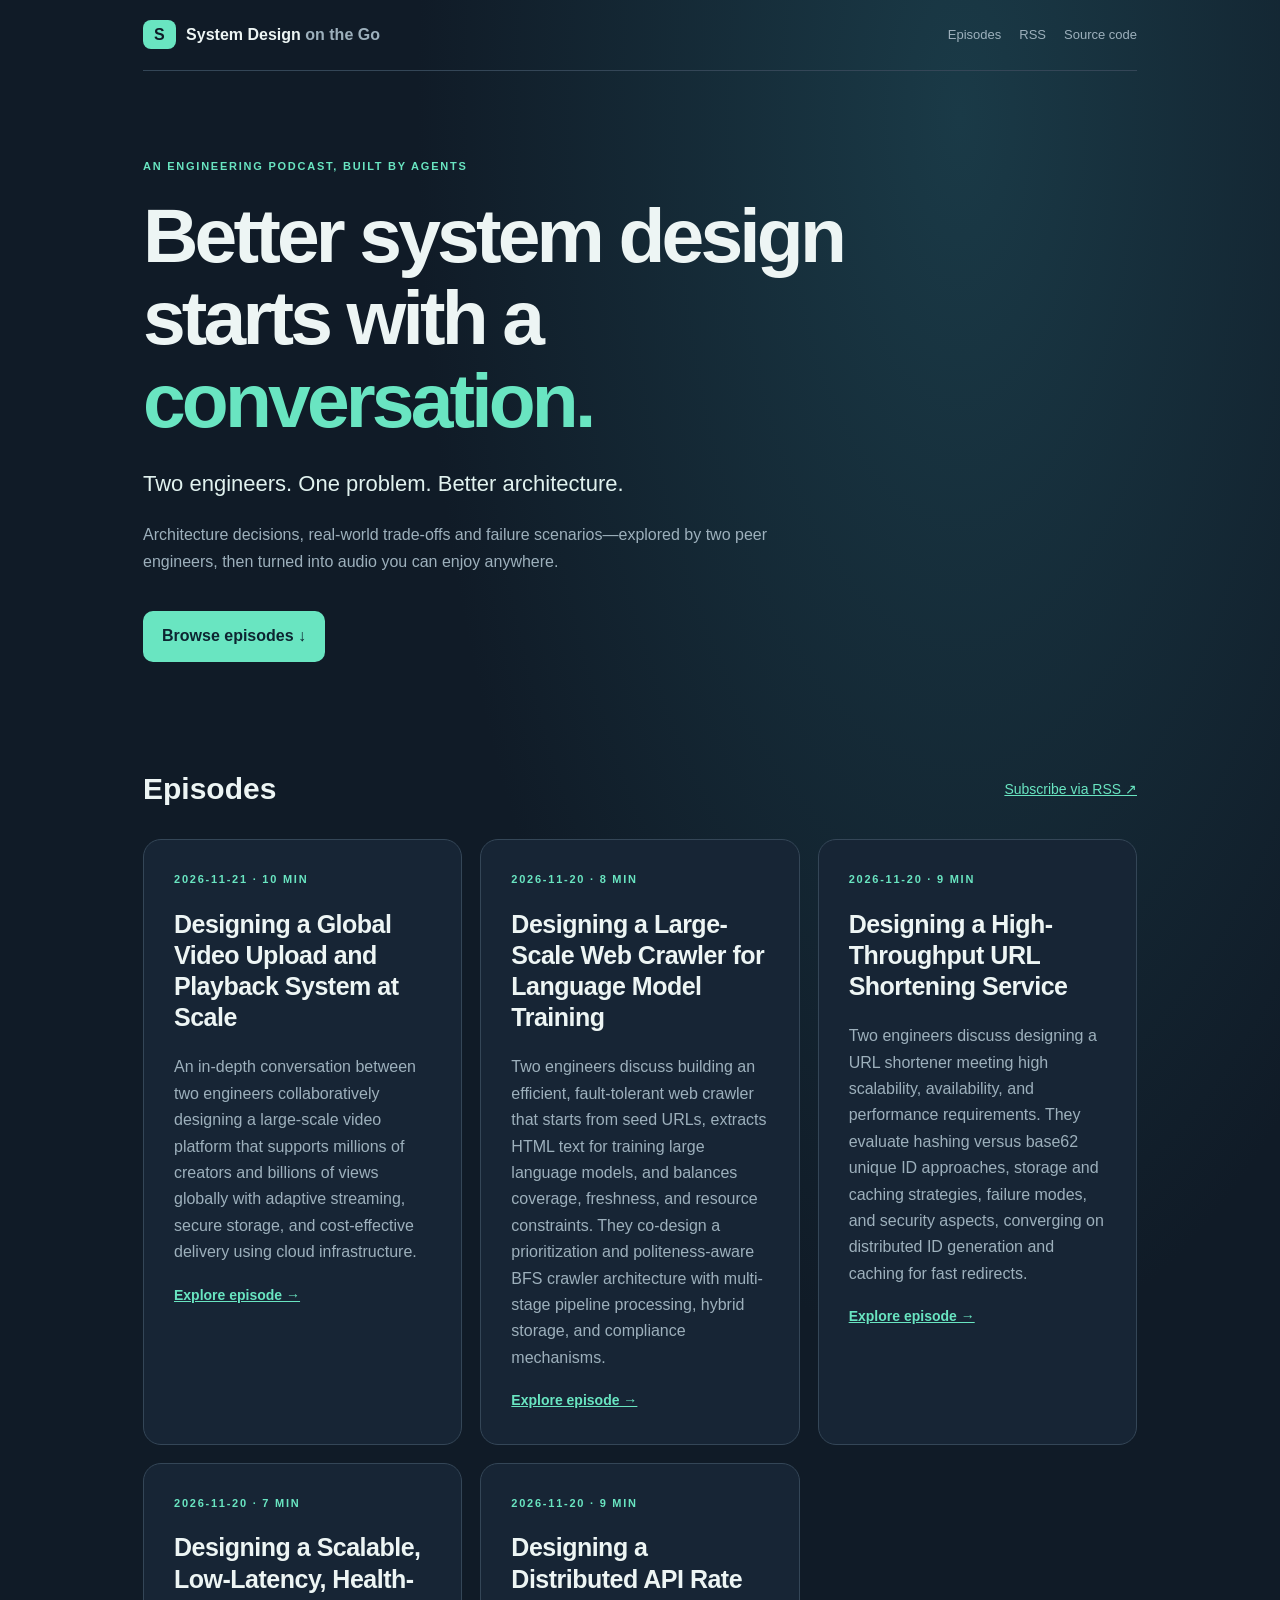
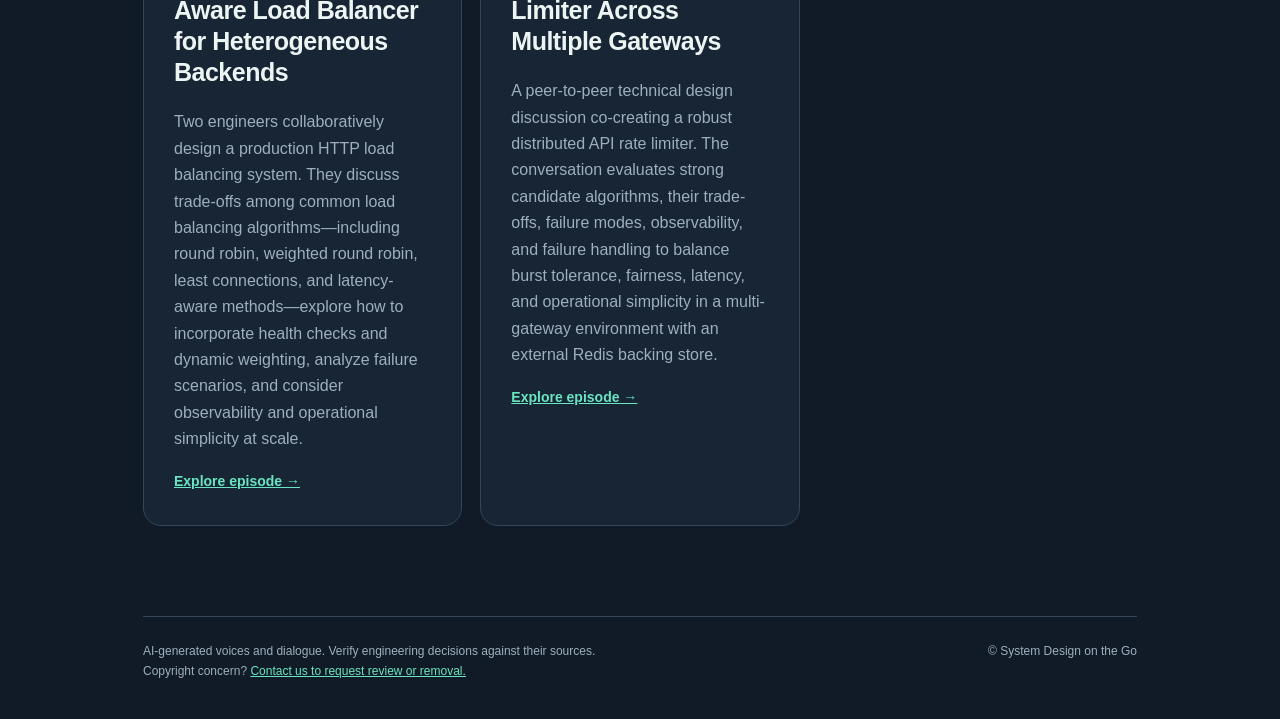
<file: docs/index.html>
<!doctype html>
<html lang="en"><head><meta charset="utf-8"><meta name="viewport" content="width=device-width,initial-scale=1">
<meta name="description" content="System design through collaborative engineering conversations. AI-generated audio and dialogue; verify technical claims against the cited sources."><meta name="theme-color" content="#101b27">
<title>Episodes — System Design on the Go</title>
<link rel="stylesheet" href="assets/styles.css"><link rel="stylesheet" href="assets/player.css">
<link rel="alternate" type="application/rss+xml" title="Podcast RSS" href="feed.xml"></head>
<body><a class="skip" href="#main">Skip to content</a><div class="shell">
<header class="masthead"><a class="brand" href=""><span class="brand-mark">S</span> System Design <span class="muted">on the Go</span></a>
<nav><a href="">Episodes</a><a href="feed.xml">RSS</a><a href="https://github.com/JeffreyDallas/system-design-on-the-go" target="_blank" rel="noopener noreferrer">Source code</a></nav></header>
<main id="main"><section class="hero"><div class="eyebrow">AN ENGINEERING PODCAST, BUILT BY AGENTS</div>
<h1>Better system design starts with a <em>conversation.</em></h1>
<p class="lede">Two engineers. One problem. Better architecture.</p>
<p class="sublede">Architecture decisions, real-world trade-offs and failure scenarios—explored by two peer engineers, then turned into audio you can enjoy anywhere.</p>
<a class="primary" href="#episodes">Browse episodes ↓</a></section>
<section id="episodes"><div class="sectionhead"><h2>Episodes</h2><a href="feed.xml">Subscribe via RSS ↗</a></div><div class="episode-grid"><article class="episode-card"><div class="eyebrow">2026-11-21 · 10 min</div>
<h2><a href="episodes/designing-a-scalable-video-sharing-platform/">Designing a Global Video Upload and Playback System at Scale</a></h2>
<p>An in-depth conversation between two engineers collaboratively designing a large-scale video platform that supports millions of creators and billions of views globally with adaptive streaming, secure storage, and cost-effective delivery using cloud infrastructure.</p><a class="readmore" href="episodes/designing-a-scalable-video-sharing-platform/">Explore episode →</a></article><article class="episode-card"><div class="eyebrow">2026-11-20 · 8 min</div>
<h2><a href="episodes/designing-a-scalable-web-crawler-for-large-scale-text-extraction/">Designing a Large-Scale Web Crawler for Language Model Training</a></h2>
<p>Two engineers discuss building an efficient, fault-tolerant web crawler that starts from seed URLs, extracts HTML text for training large language models, and balances coverage, freshness, and resource constraints. They co-design a prioritization and politeness-aware BFS crawler architecture with multi-stage pipeline processing, hybrid storage, and compliance mechanisms.</p><a class="readmore" href="episodes/designing-a-scalable-web-crawler-for-large-scale-text-extraction/">Explore episode →</a></article><article class="episode-card"><div class="eyebrow">2026-11-20 · 9 min</div>
<h2><a href="episodes/designing-a-high-throughput-url-shortening-service/">Designing a High-Throughput URL Shortening Service</a></h2>
<p>Two engineers discuss designing a URL shortener meeting high scalability, availability, and performance requirements. They evaluate hashing versus base62 unique ID approaches, storage and caching strategies, failure modes, and security aspects, converging on distributed ID generation and caching for fast redirects.</p><a class="readmore" href="episodes/designing-a-high-throughput-url-shortening-service/">Explore episode →</a></article><article class="episode-card"><div class="eyebrow">2026-11-20 · 7 min</div>
<h2><a href="episodes/load-balancing/">Designing a Scalable, Low-Latency, Health-Aware Load Balancer for Heterogeneous Backends</a></h2>
<p>Two engineers collaboratively design a production HTTP load balancing system. They discuss trade-offs among common load balancing algorithms—including round robin, weighted round robin, least connections, and latency-aware methods—explore how to incorporate health checks and dynamic weighting, analyze failure scenarios, and consider observability and operational simplicity at scale.</p><a class="readmore" href="episodes/load-balancing/">Explore episode →</a></article><article class="episode-card"><div class="eyebrow">2026-11-20 · 9 min</div>
<h2><a href="episodes/rate-limit-algorithms/">Designing a Distributed API Rate Limiter Across Multiple Gateways</a></h2>
<p>A peer-to-peer technical design discussion co-creating a robust distributed API rate limiter. The conversation evaluates strong candidate algorithms, their trade-offs, failure modes, observability, and failure handling to balance burst tolerance, fairness, latency, and operational simplicity in a multi-gateway environment with an external Redis backing store.</p><a class="readmore" href="episodes/rate-limit-algorithms/">Explore episode →</a></article></div></section></main>
<footer>AI-generated voices and dialogue. Verify engineering decisions against their sources. <span>© System Design on the Go</span><br>
Copyright concern? <a href="https://github.com/JeffreyDallas/system-design-on-the-go/issues" target="_blank" rel="noopener noreferrer">Contact us to request review or removal.</a></footer>
</div></body></html>
</file>
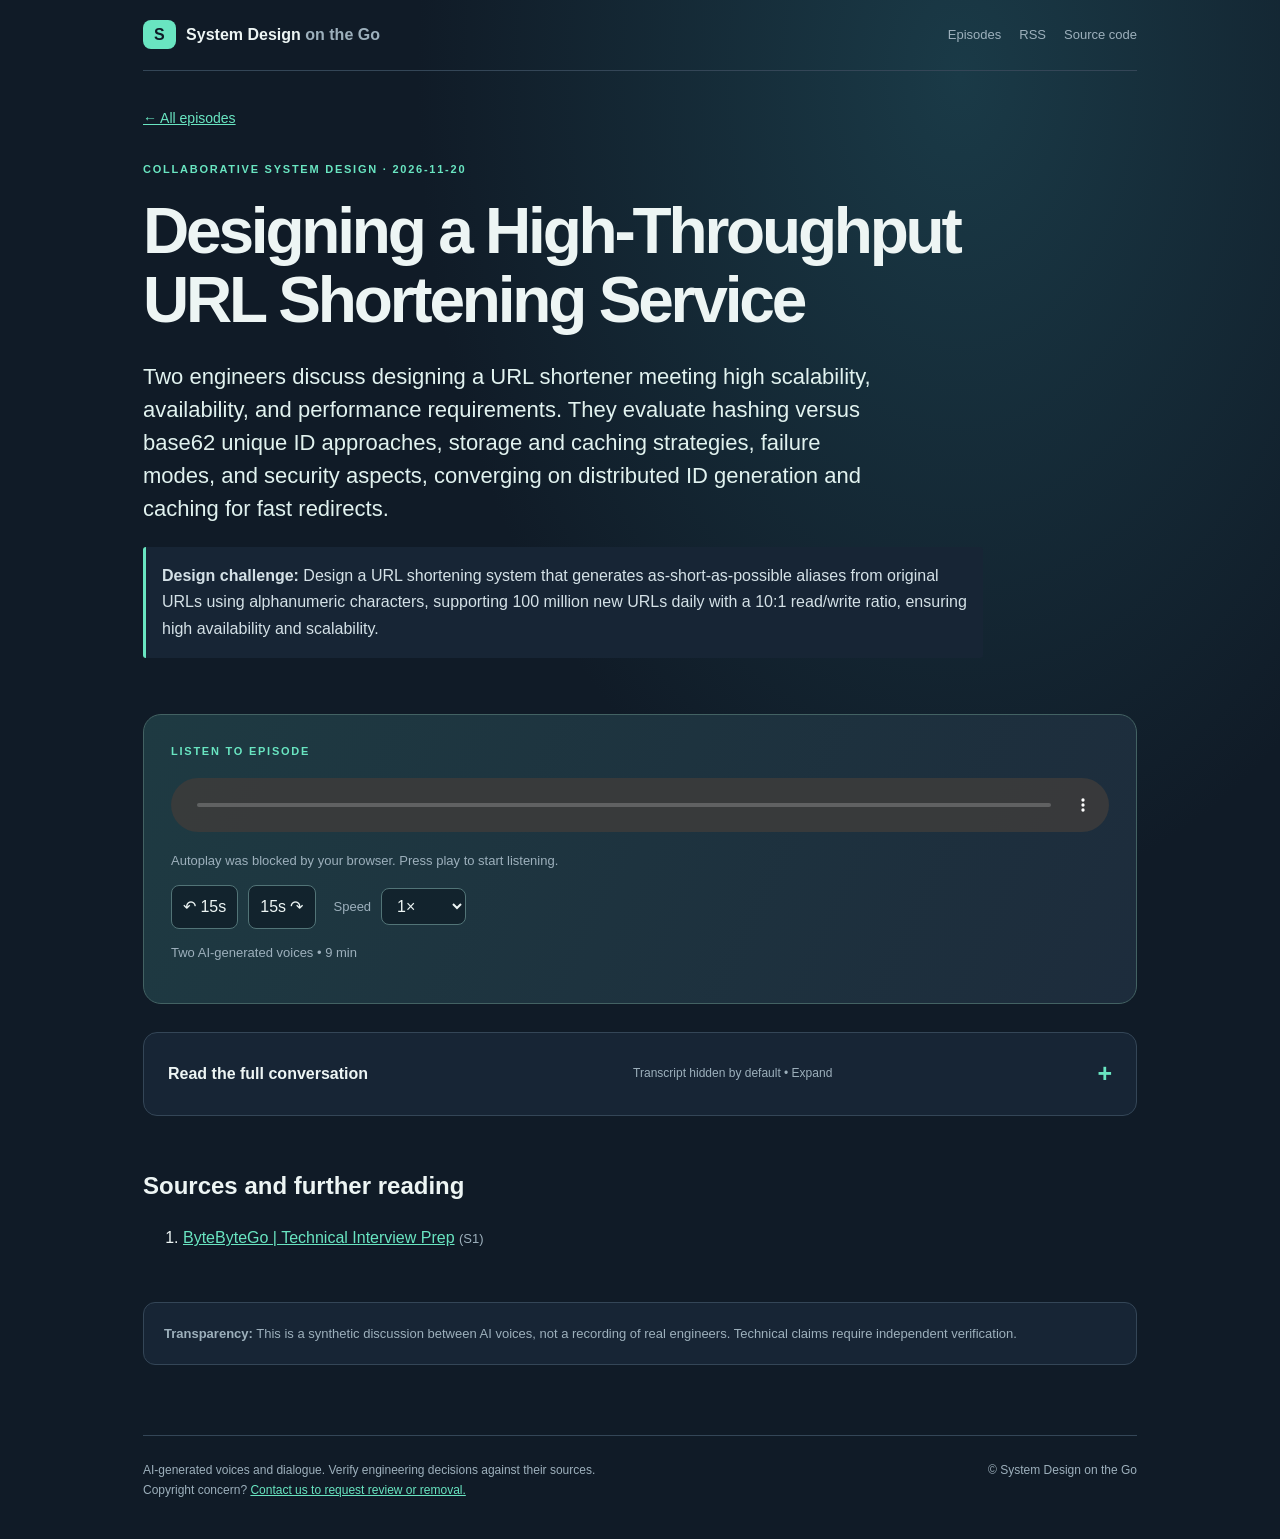
<file: docs/episodes/designing-a-high-throughput-url-shortening-service/index.html>
<!doctype html>
<html lang="en"><head><meta charset="utf-8"><meta name="viewport" content="width=device-width,initial-scale=1">
<meta name="description" content="Two engineers discuss designing a URL shortener meeting high scalability, availability, and performance requirements. They evaluate hashing versus base62 unique ID approaches, storage and caching strategies, failure modes, and security aspects, converging on distributed ID generation and caching for fast redirects."><meta name="theme-color" content="#101b27">
<title>Designing a High-Throughput URL Shortening Service — System Design on the Go</title>
<link rel="stylesheet" href="../../assets/styles.css"><link rel="stylesheet" href="../../assets/player.css">
<link rel="alternate" type="application/rss+xml" title="Podcast RSS" href="../../feed.xml"></head>
<body><a class="skip" href="#main">Skip to content</a><div class="shell">
<header class="masthead"><a class="brand" href="../../"><span class="brand-mark">S</span> System Design <span class="muted">on the Go</span></a>
<nav><a href="../../">Episodes</a><a href="../../feed.xml">RSS</a><a href="https://github.com/JeffreyDallas/system-design-on-the-go" target="_blank" rel="noopener noreferrer">Source code</a></nav></header>
<main id="main"><div class="back"><a href="../../">← All episodes</a></div>
<section class="hero episode-hero"><div class="eyebrow">COLLABORATIVE SYSTEM DESIGN · 2026-11-20</div>
<h1>Designing a High-Throughput URL Shortening Service</h1><p class="lede">Two engineers discuss designing a URL shortener meeting high scalability, availability, and performance requirements. They evaluate hashing versus base62 unique ID approaches, storage and caching strategies, failure modes, and security aspects, converging on distributed ID generation and caching for fast redirects.</p>
<p class="problem"><strong>Design challenge:</strong> Design a URL shortening system that generates as-short-as-possible aliases from original URLs using alphanumeric characters, supporting 100 million new URLs daily with a 10:1 read/write ratio, ensuring high availability and scalability.</p></section>
<div class="player"><div class="eyebrow">LISTEN TO EPISODE</div><audio controls autoplay preload="auto" data-episode-audio aria-label="Play Designing a High-Throughput URL Shortening Service"><source src="https://pub-47b19fee7291446c9f2c625d7fd110b4.r2.dev/episodes/designing-a-high-throughput-url-shortening-service/9dc94d9fd030da9cafad.mp3" type="audio/mpeg">Your browser does not support the audio element.</audio><div class="audio-controls" aria-label="Playback controls"><button type="button" class="audio-button" data-seek="-15" aria-label="Rewind 15 seconds">↶ 15s</button><button type="button" class="audio-button" data-seek="15" aria-label="Forward 15 seconds">15s ↷</button><label class="speed-control" for="playback-speed">Speed</label><select id="playback-speed" class="speed-select" data-playback-speed aria-label="Playback speed"><option value="0.75">0.75×</option><option value="1" selected>1×</option><option value="1.25">1.25×</option><option value="1.5">1.5×</option><option value="2">2×</option></select></div><p class="small">Two AI-generated voices • 9 min</p></div>
<section class="transcript"><details><summary><span>Read the full conversation</span><span class="hint">Transcript hidden by default • Expand</span></summary>
<div class="transcript-body"><div class="turn"><div class="speaker sA">Engineer A</div><p>Let&#x27;s start by clearly defining the core requirements. We need to generate as-short-as-possible URLs using alphanumeric characters, roughly seven characters long. Each day, we&#x27;re expecting creation of about 100 million new URLs, which translates roughly to around 1,160 writes per second, with about ten times that in reads, so roughly 11,600 reads per second. The system should remain highly available and scalable to handle that workload and store at least 365 billion URLs over 10 years. URL mappings are immutable — no updates or deletes — and we want fast, low-latency redirects using something like a 301 status for client caching. Also, security-wise, the generated short URLs shouldn&#x27;t be easily guessable or predictable to prevent abuse.</p></div>
<div class="turn"><div class="speaker sB">Engineer B</div><p>Agreed. We definitely need to be explicit about how we generate those short URLs. We have two main approaches to consider: one is hashing the long URL with collision resolution, and the other is base62 encoding of a globally unique ID. Each has pros and cons. Hashing can produce fixed-length strings and be deterministic for the same original URL, but collision handling complicates things and can hurt performance. On the other hand, base62 conversion of unique IDs guarantees no collisions and is simpler to scale, but risks predictability of IDs since they often grow sequentially.</p></div>
<div class="turn"><div class="speaker sA">Engineer A</div><p>Right. Because the read-to-write ratio is 10 to 1, the redirect path is critical for performance. If we choose hashing, collision resolution might require multiple database lookups or bloom filter checks, potentially increasing latency. The base62 approach, paired with a distributed unique ID generator, provides a direct mapping from the short URL back to a unique numeric ID, which you can query directly. That seems more straightforward and aligns well with a consistent key-value lookup on the backend.</p></div>
<div class="turn"><div class="speaker sB">Engineer B</div><p>Agreed. Also, the base62 with distributed ID generation fits nicely with horizontal scaling. If we pick a Snowflake-style ID generator, which combines timestamp, datacenter, worker ID, and sequence number, we get globally unique IDs with minimal coordination. The IDs increment roughly over time but not strictly sequentially by one, which slightly reduces predictability compared to simple counters. Then base62 encoding the numeric ID yields compact short URLs of fixed length — seven characters cover 365 billion entries, which meets our needs.</p></div>
<div class="turn"><div class="speaker sA">Engineer A</div><p>Yes, let&#x27;s talk about the database. We must support billions of records and high throughput. A relational database might not scale easily to this size without sharding or partitioning. NoSQL stores like Apache Cassandra offer linear scaling with multiple primary nodes and multi-datacenter replication. Cassandra&#x27;s write-optimized design fits well with high write rates and massive scale. Still, relational databases guarantee strong consistency and unique constraints, helping avoid duplicates. But with an authoritative distributed ID generator, duplicates should be rare or nonexistent.</p></div>
<div class="turn"><div class="speaker sB">Engineer B</div><p>I think the storage choice hinges on consistency needs. Since URLs are immutable, we don&#x27;t need complex transactions, and eventual consistency is acceptable for reads. So Cassandra or a similar distributed NoSQL approach works well. Sharding or partitioning can be based on URL ID ranges or hashing the ID to evenly distribute data and load. For reads, caching is crucial — a Redis layer in front to serve most redirects fast. Given read-to-write ratio is 10:1, this mixed caching pattern helps reduce DB pressure significantly. Redis supports low-latency lookups and client-side caching patterns that can keep hot URLs warm and minimize misses.</p></div>
<div class="turn"><div class="speaker sA">Engineer A</div><p>Exactly. We should use a cache aside policy in Redis with prefetching for popular URLs. 301 redirects also help browsers cache, reducing repeated server hits. Cache invalidation is simplified since URLs are immutable, so once cached there&#x27;s no risk of stale data. We can apply TTLs primarily for memory management rather than consistency. On the API side, the POST /shorten endpoint handles URL creation with rate limiting enforced per IP or account to prevent abuse. The GET /{shortURL} endpoint handles fast redirect lookups.</p></div>
<div class="turn"><div class="speaker sB">Engineer B</div><p>Speaking of rate limiting, it’s important to prevent denial-of-service from write floods, especially at 1,160 writes per second sustained. We can deploy distributed rate limiters keyed by client tokens or IPs, with throttling and backoff responses. Since the redirect endpoint is read-heavy, it needs to be robust against sudden traffic spikes, so horizontally scaling web servers and caching will help avoid bottlenecks. Also, the stateless web tier supports autoscaling and fault tolerance.</p></div>
<div class="turn"><div class="speaker sA">Engineer A</div><p>Regarding collision or duplicate prevention, our ID-based system minimizes it, but we must still implement database uniqueness constraints on short URL keys. Upon insert failure due to collision — maybe due to ID generator misbehavior — a retry with a fresh ID can be attempted. Over time, we can monitor duplicate incidence rates via our logs and alerting systems. To ensure durability, regular backups and disaster recovery plans are critical given the immensity of stored data.</p></div>
<div class="turn"><div class="speaker sB">Engineer B</div><p>Right, backup for hundreds of billions of records is challenging. Incremental backups, multi-region replication, and offline snapshots are mandatory to recover from data corruption or loss. Another point is the short URL&#x27;s security: base62 encoding direct IDs exposes order and makes URLs guessable in theory. We could consider salting the IDs before encoding or applying a non-predictable mapping layer, but that increases complexity or URL length. Do we want to accept some predictability, given the scale and rate limiting, or add obfuscation?</p></div>
<div class="turn"><div class="speaker sA">Engineer A</div><p>Good question. Obfuscation can be done with reversible transformations like XOR with a secret key before encoding. This means the short URLs stay fixed-length but are effectively randomized, making enumeration attacks harder. The downside is added software complexity and the need to keep the salt key healthy and secure. If we employ rate limiting and abuse detection properly, the risk of guessing valid URLs might be manageable, but obfuscation would be a good defense-in-depth strategy.</p></div>
<div class="turn"><div class="speaker sB">Engineer B</div><p>Yes, I recommend building modular support for such obfuscation so we can tune that aspect later if needed. Now about redirects: 301 is better for caching downstream browsers and CDNs, reducing load, but it makes analytics a bit harder since clients cache permanently. 302 would give more accurate counts but increases server hits. Since minimizing server load is a priority, I think 301 is preferable.</p></div>
<div class="turn"><div class="speaker sA">Engineer A</div><p>I concur. We can differentiate where needed by adding query parameters or separate endpoints for analytics purposes, but the default redirect should be 301. Lastly, monitoring and observability: we should track API latency, cache hit rates, ID generator health, database replication lag, error rates, and unusual traffic patterns. Doing so lets us detect failures, scaling bottlenecks, or abuse attempts early.</p></div>
<div class="turn"><div class="speaker sB">Engineer B</div><p>Definitely. Summarizing, our first design proposal is: a distributed Snowflake-style unique ID generator, base62-encoded to fixed-length short URLs; storage in a distributed NoSQL database like Cassandra with sharding and multi-region replication; Redis cache layer fronting the database for fast reads; REST API endpoints for shortening with rate limiting and for redirecting with 301 status; optional obfuscation layer on IDs; and extensive monitoring and backup strategies. What do you think?</p></div>
<div class="turn"><div class="speaker sA">Engineer A</div><p>That aligns well with the requirements and addresses failure modes and scalability. Our uncertainties mostly revolve around operational details like the exact database schema, ID generator fault tolerance, and rate limiting policies, which we can prototype and tune. Next steps would be evaluating specific tech stacks for ID generation and NoSQL deployment, then building a prototype for load testing.</p></div></div></details></section>
<section class="sources"><h2>Sources and further reading</h2><ol><li><a href="https://bytebytego.com/courses/system-design-interview/design-a-url-shortener" target="_blank" rel="noopener noreferrer">ByteByteGo | Technical Interview Prep</a> <span class="small">(S1)</span></li></ol></section>
<section class="notice disclosure"><strong>Transparency:</strong> This is a synthetic discussion between AI voices, not a recording of real engineers. Technical claims require independent verification.</section></main>
<footer>AI-generated voices and dialogue. Verify engineering decisions against their sources. <span>© System Design on the Go</span><br>
Copyright concern? <a href="https://github.com/JeffreyDallas/system-design-on-the-go/issues" target="_blank" rel="noopener noreferrer">Contact us to request review or removal.</a></footer>
</div><script>
(() => {
  const audio = document.querySelector('[data-episode-audio]');
  if (!audio) return;
  audio.play().catch(() => {
    const notice = document.createElement('p');
    notice.className = 'small autoplay-notice';
    notice.textContent = 'Autoplay was blocked by your browser. Press play to start listening.';
    audio.insertAdjacentElement('afterend', notice);
  });
  document.querySelectorAll('[data-seek]').forEach((button) => {
    button.addEventListener('click', () => {
      const delta = Number(button.dataset.seek);
      const target = Math.max(0, audio.currentTime + delta);
      audio.currentTime = Number.isFinite(audio.duration) ? Math.min(target, audio.duration) : target;
    });
  });
  const speed = document.querySelector('[data-playback-speed]');
  speed.addEventListener('change', () => { audio.playbackRate = Number(speed.value); });
})();
</script></body></html>
</file>
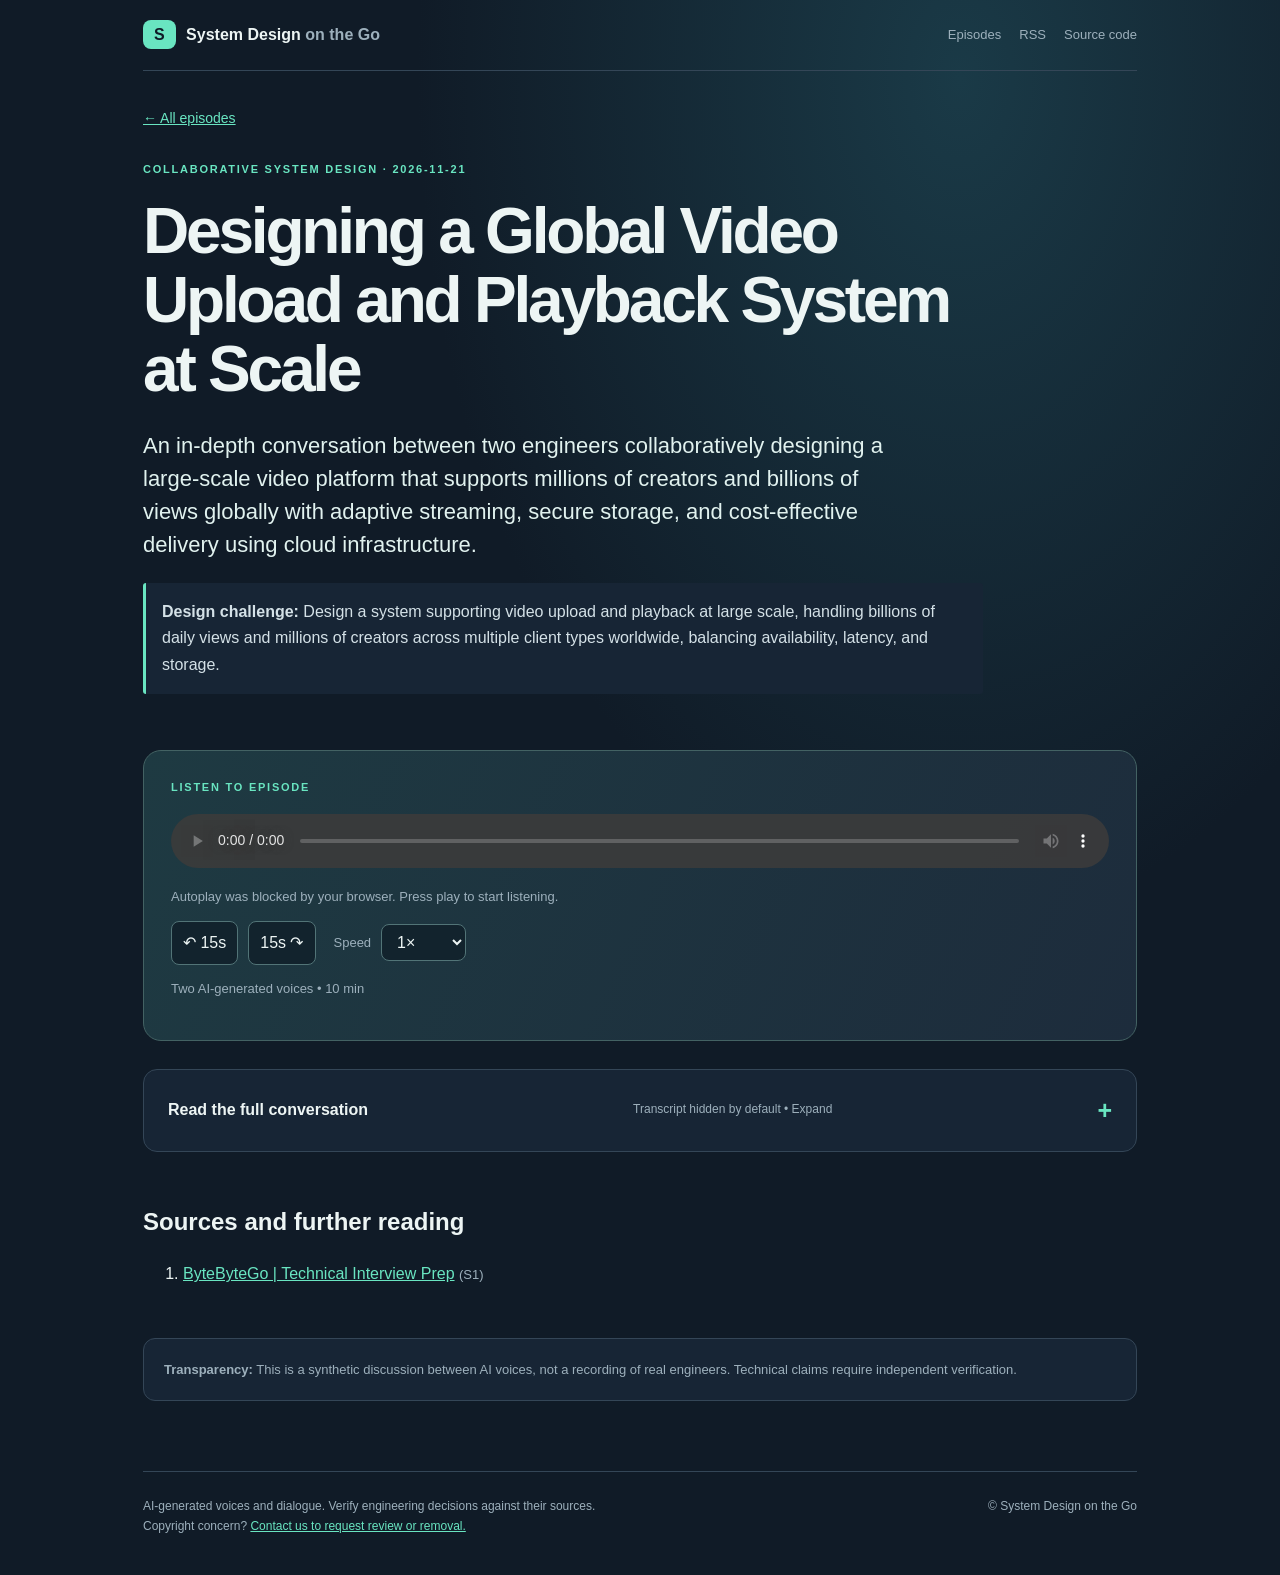
<file: docs/episodes/designing-a-scalable-video-sharing-platform/index.html>
<!doctype html>
<html lang="en"><head><meta charset="utf-8"><meta name="viewport" content="width=device-width,initial-scale=1">
<meta name="description" content="An in-depth conversation between two engineers collaboratively designing a large-scale video platform that supports millions of creators and billions of views globally with adaptive streaming, secure storage, and cost-effective delivery using cloud infrastructure."><meta name="theme-color" content="#101b27">
<title>Designing a Global Video Upload and Playback System at Scale — System Design on the Go</title>
<link rel="stylesheet" href="../../assets/styles.css"><link rel="stylesheet" href="../../assets/player.css">
<link rel="alternate" type="application/rss+xml" title="Podcast RSS" href="../../feed.xml"></head>
<body><a class="skip" href="#main">Skip to content</a><div class="shell">
<header class="masthead"><a class="brand" href="../../"><span class="brand-mark">S</span> System Design <span class="muted">on the Go</span></a>
<nav><a href="../../">Episodes</a><a href="../../feed.xml">RSS</a><a href="https://github.com/JeffreyDallas/system-design-on-the-go" target="_blank" rel="noopener noreferrer">Source code</a></nav></header>
<main id="main"><div class="back"><a href="../../">← All episodes</a></div>
<section class="hero episode-hero"><div class="eyebrow">COLLABORATIVE SYSTEM DESIGN · 2026-11-21</div>
<h1>Designing a Global Video Upload and Playback System at Scale</h1><p class="lede">An in-depth conversation between two engineers collaboratively designing a large-scale video platform that supports millions of creators and billions of views globally with adaptive streaming, secure storage, and cost-effective delivery using cloud infrastructure.</p>
<p class="problem"><strong>Design challenge:</strong> Design a system supporting video upload and playback at large scale, handling billions of daily views and millions of creators across multiple client types worldwide, balancing availability, latency, and storage.</p></section>
<div class="player"><div class="eyebrow">LISTEN TO EPISODE</div><audio controls autoplay preload="auto" data-episode-audio aria-label="Play Designing a Global Video Upload and Playback System at Scale"><source src="https://pub-47b19fee7291446c9f2c625d7fd110b4.r2.dev/episodes/designing-a-scalable-video-sharing-platform/a1cc5506c4707ef5ee33.mp3" type="audio/mpeg">Your browser does not support the audio element.</audio><div class="audio-controls" aria-label="Playback controls"><button type="button" class="audio-button" data-seek="-15" aria-label="Rewind 15 seconds">↶ 15s</button><button type="button" class="audio-button" data-seek="15" aria-label="Forward 15 seconds">15s ↷</button><label class="speed-control" for="playback-speed">Speed</label><select id="playback-speed" class="speed-select" data-playback-speed aria-label="Playback speed"><option value="0.75">0.75×</option><option value="1" selected>1×</option><option value="1.25">1.25×</option><option value="1.5">1.5×</option><option value="2">2×</option></select></div><p class="small">Two AI-generated voices • 10 min</p></div>
<section class="transcript"><details><summary><span>Read the full conversation</span><span class="hint">Transcript hidden by default • Expand</span></summary>
<div class="transcript-body"><div class="turn"><div class="speaker sA">Engineer A</div><p>Let&#x27;s start by outlining the core requirements for our video system. We need to support uploads from millions of creators worldwide, with videos up to about one gigabyte. On the playback side, we should handle billions of daily views across mobile apps, web browsers, and smart TVs, all while guaranteeing high availability, low latency, and scalability. We also have to provide internationalization, multiple video resolutions and formats, and most importantly, security through encryption. Does that sound like a reasonable framing for our design?</p></div>
<div class="turn"><div class="speaker sB">Engineer B</div><p>Yes, that&#x27;s a solid baseline. We should also explicitly consider that users watch multiple videos daily, so request volume is tremendous. Given the global user base, latency is crucial, which means we must leverage content delivery networks, or CDNs, to cache video content close to users. On that note, since CDN egress costs can explode, we need to optimize cache hit ratios aggressively. That suggests caching popular transcoded renditions near edge locations and minimizing origin pulls from blob storage.</p></div>
<div class="turn"><div class="speaker sA">Engineer A</div><p>Agreed. Building on that, for storage and delivery, it would be impractical to build and operate our own blob storage and CDN infrastructure at this scale. Leveraging established cloud-managed blob storage and CDN services seems the most pragmatic approach, considering complexity, cost, and time to market. Although this introduces some operational dependencies and ongoing expenses, the scale and reliability benefits outweigh the downsides.</p></div>
<div class="turn"><div class="speaker sB">Engineer B</div><p>Right. For the upload flow, creators submit their videos to a service that stores the complete, original files in durable blob storage. To optimize upload reliability and recover gracefully from network interruptions, we should support multipart uploads, so if part of the video upload fails, only that chunk needs retransmission. Also, perhaps we version objects, so the final upload completion is atomic and can roll back inconsistencies. Given that files can be up to a gigabyte, we need a robust upload protocol with strong validation and error handling.</p></div>
<div class="turn"><div class="speaker sA">Engineer A</div><p>Yes, multipart upload with checksums per chunk sounds like a good strategy to keep upload failures minimal and retriable efficiently. Once uploaded, the original video moves into the transcoding pipeline. Since video transcoding is compute-intensive, we should have dedicated transcoding servers or a managed service that can scale elastically. Using our model of Directed Acyclic Graphs, or DAGs, for processing pipelines will help parallelize compatible steps while sequencing dependent ones, such as first validating format, then transcoding to multiple formats and bitrates.</p></div>
<div class="turn"><div class="speaker sB">Engineer B</div><p>Exactly, modeling the pipeline as a DAG gives us flexibility to incorporate future processing steps like thumbnail generation, metadata extraction, or content moderation in parallel or sequentially. For transcoding output, we must generate multiple renditions covering different resolutions, bitrates, and codecs to enable adaptive streaming based on user device and network conditions. Our assumptions include supporting popular codecs like AVC, HEVC, and AV1. Choosing this encoding ladder is tricky since it affects storage, cost, and playback compatibility, so it&#x27;s an open design decision requiring further profiling.</p></div>
<div class="turn"><div class="speaker sA">Engineer A</div><p>Right, and for streaming protocols, MPEG-DASH and HTTP Live Streaming, or HLS, are industry standards supporting adaptive bitrate switching. Packaging our transcoded segments in a format like CMAF, or Common Media Application Format, enables efficient delivery to multiple clients with minimal redundancy. Apple’s HLS guidance supports multiple alternate streams for adaptive playback, so our system should produce segments compatible with this. That way, the client players can switch video quality seamlessly to optimize user experience on unstable networks.</p></div>
<div class="turn"><div class="speaker sB">Engineer B</div><p>Yes, that&#x27;s important especially given mobile users with fluctuating bandwidth. On security, we need robust encryption for stored videos and streaming data. Cloud providers typically offer storage-side encryption, but for streaming, we may need to integrate DRM solutions or streaming encryption schemes like AES-128 or SAMPLE-AES. Key management could use a secrets manager with strict IAM controls. This ensures that only authorized clients can decrypt and view video content. We also should consider encrypting metadata at rest or at least protecting sensitive user data in compliance with privacy requirements.</p></div>
<div class="turn"><div class="speaker sA">Engineer A</div><p>Good point on encryption, and we need to architect the metadata store carefully. Given millions of creators and billions of views, the metadata database must be sharded and replicated to achieve the required throughput and durability. We should implement caching layers to alleviate database load for frequently accessed metadata. Eventual consistency may be acceptable in some reads to maximize scalability but writes, such as updates after transcoding completes, should be strongly consistent to avoid displaying stale video status or incorrect availability.</p></div>
<div class="turn"><div class="speaker sB">Engineer B</div><p>Agreed. For asynchronous workflows, completion queues are vital. After transcoding tasks finish, we enqueue completion events that trigger metadata updates, cache invalidations, and video availability changes. This decouples processing and ensures resilience if any component is temporarily unavailable. We also need retry policies in queues to handle transient failures in downstream systems. Observability is critical here — we must instrument upload success rates, transcoding job status, queue depths, CDN cache hit ratios, and playback errors to alert on failures or bottlenecks before they degrade user experience.</p></div>
<div class="turn"><div class="speaker sA">Engineer A</div><p>Monitoring will also help us scale transcoding clusters proactively, for example, autoscaling based on queue length or job wait times. Similarly, we should monitor metadata storage usage and cache hit ratios to trigger scaling or data rebalancing. Regarding CDN usage, increasing the cache hit ratio reduces egress costs and improves latency. We can explore mechanisms like Origin Shield, or secondary caching layers close to the origin, to minimize origin fetches and reduce traffic spikes.</p></div>
<div class="turn"><div class="speaker sB">Engineer B</div><p>Considering failure scenarios, uploads may fail due to network or storage glitches — thus multipart retry and upload validation are essential. Transcoding may fail if the video format is unsupported or corrupted, and we should capture these errors, notify users gracefully, and possibly support manual intervention or fallback transcodes. Metadata database inconsistency could cause visibility issues, so implementing strong transactional writes combined with caching invalidations is vital. CDN cache misses may increase latency; we could mitigate that by pre-warming caches for trending content or using predictive caching strategies.</p></div>
<div class="turn"><div class="speaker sA">Engineer A</div><p>On client compatibility, we must keep an evolving matrix of supported codecs and streaming protocols per device and OS version. This helps us decide transcoding output sets and fallback options. For unstable mobile networks, adaptive bitrate streaming allows the player to adjust quality dynamically, which improves user experience. However, we should design the pipeline to minimize startup latency by optimizing segment duration and prefetching data at the player level. Also, for international users in regions without nearby CDN edges, a partial regional cache or multi-CDN strategy might be necessary, though that increases cost and complexity.</p></div>
<div class="turn"><div class="speaker sB">Engineer B</div><p>True, multi-CDN or regional replication could ensure lower latency and higher resilience, which is a potential future enhancement. To wrap up, the system architecture centers on cloud-managed blob storage, elastic transcoding pipelines modeled as DAGs, a sharded and cached metadata store, and CDN-based streaming with adaptive protocols. Strong encryption across storage and delivery layers, asynchronous workflows with queues, robust observability, and cost optimization through caching are foundational pillars. We still have open questions around the exact codec and bitrate ladder, encryption details, autoscaling heuristics for transcoding, and advanced cost control mechanisms.</p></div>
<div class="turn"><div class="speaker sA">Engineer A</div><p>That summarizes it well. Next steps would be to draft detailed designs for the transcoding pipeline with explicit DAG components, define initial encoding ladder configurations with input from device usage data, and prototype upload multipart mechanics with versioning. Parallelly, we should investigate encryption frameworks suitable for both storage and streaming, and establish monitoring strategies covering all critical points from upload to playback. We can also run cost models using projected traffic and egress scenarios to refine caching and CDN configurations. Does that match your expectations for forward planning?</p></div>
<div class="turn"><div class="speaker sB">Engineer B</div><p>Absolutely. Also, I’d suggest starting a proof-of-concept for the metadata sharding and cache layers since metadata consistency and performance often drive system responsiveness. That will inform how fast we can surface new or updated videos after transcoding. With those pieces progressing, we can iterate on the pipeline orchestration and operational controls. Overall, the design aligns with industry best practices and balances scalability, latency, security, and cost — a good foundation to build on.</p></div></div></details></section>
<section class="sources"><h2>Sources and further reading</h2><ol><li><a href="https://bytebytego.com/courses/system-design-interview/design-youtube" target="_blank" rel="noopener noreferrer">ByteByteGo | Technical Interview Prep</a> <span class="small">(S1)</span></li></ol></section>
<section class="notice disclosure"><strong>Transparency:</strong> This is a synthetic discussion between AI voices, not a recording of real engineers. Technical claims require independent verification.</section></main>
<footer>AI-generated voices and dialogue. Verify engineering decisions against their sources. <span>© System Design on the Go</span><br>
Copyright concern? <a href="https://github.com/JeffreyDallas/system-design-on-the-go/issues" target="_blank" rel="noopener noreferrer">Contact us to request review or removal.</a></footer>
</div><script>
(() => {
  const audio = document.querySelector('[data-episode-audio]');
  if (!audio) return;
  audio.play().catch(() => {
    const notice = document.createElement('p');
    notice.className = 'small autoplay-notice';
    notice.textContent = 'Autoplay was blocked by your browser. Press play to start listening.';
    audio.insertAdjacentElement('afterend', notice);
  });
  document.querySelectorAll('[data-seek]').forEach((button) => {
    button.addEventListener('click', () => {
      const delta = Number(button.dataset.seek);
      const target = Math.max(0, audio.currentTime + delta);
      audio.currentTime = Number.isFinite(audio.duration) ? Math.min(target, audio.duration) : target;
    });
  });
  const speed = document.querySelector('[data-playback-speed]');
  speed.addEventListener('change', () => { audio.playbackRate = Number(speed.value); });
})();
</script></body></html>
</file>
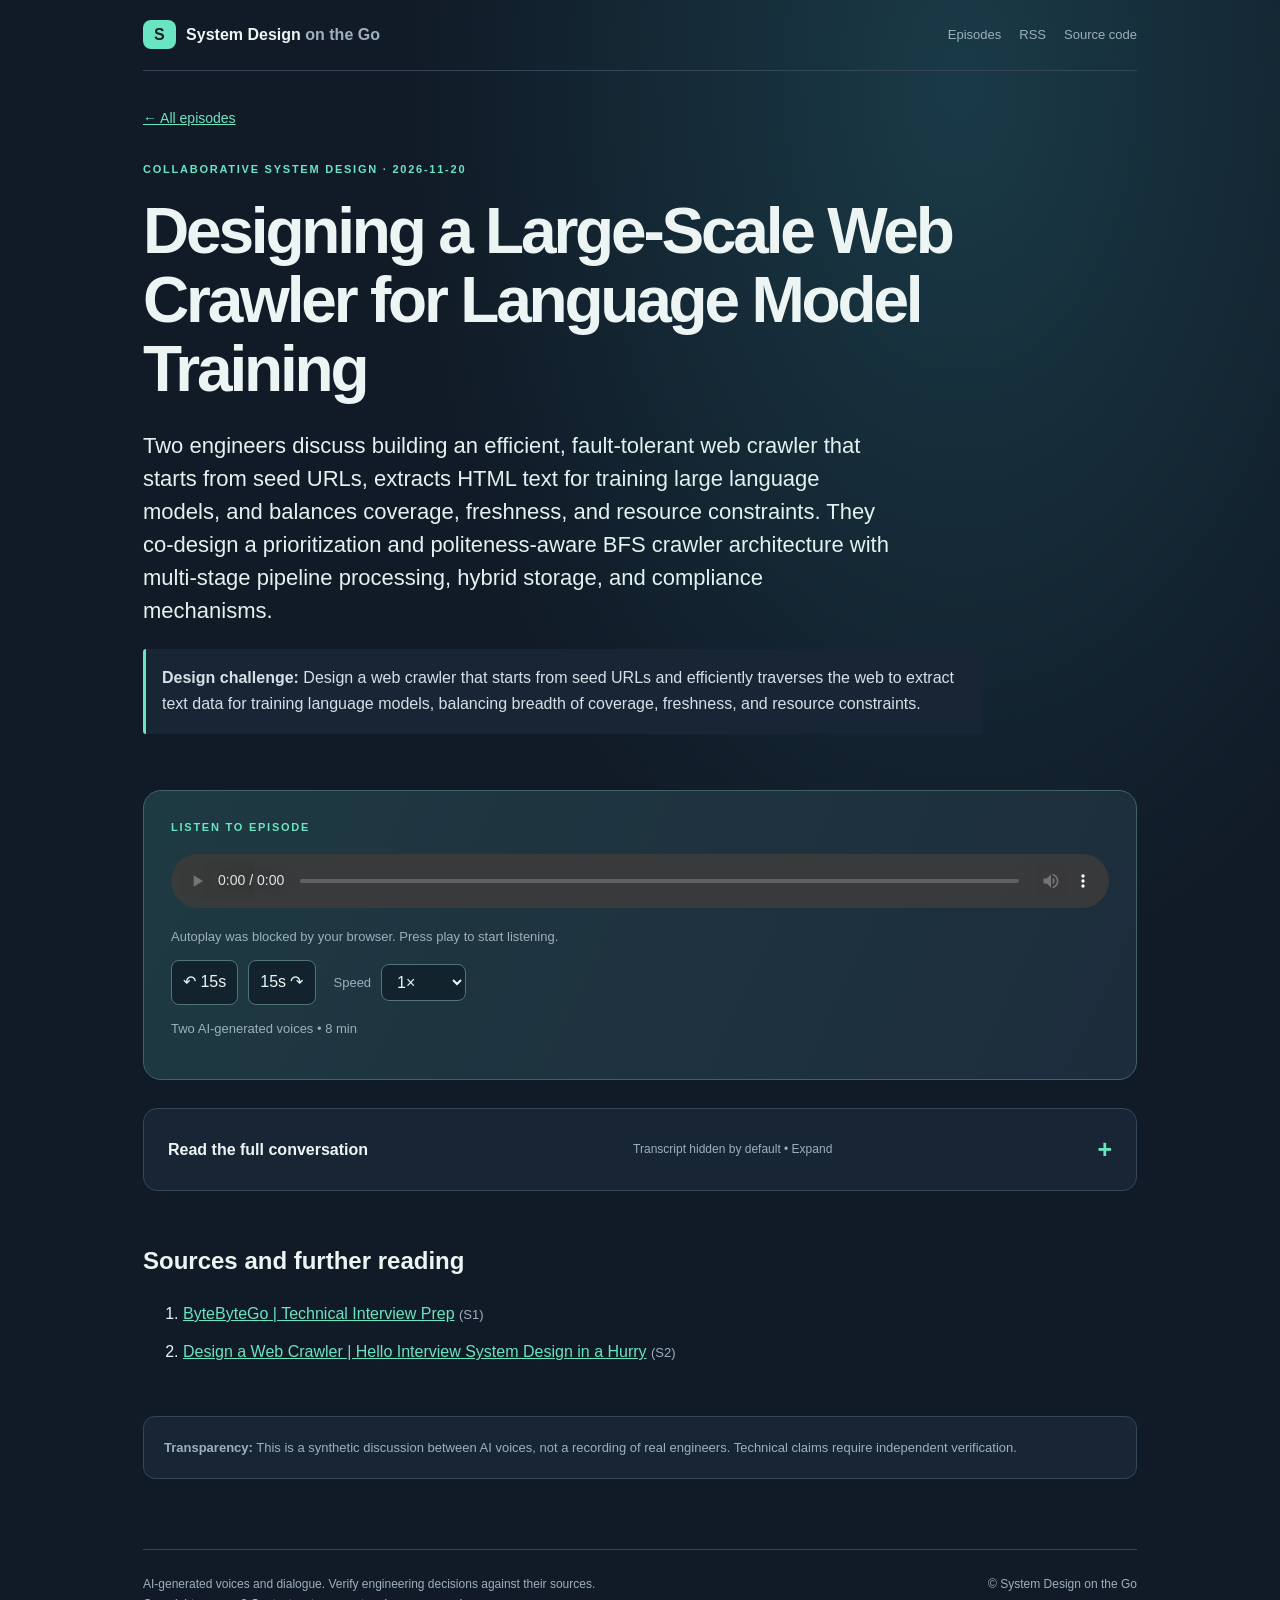
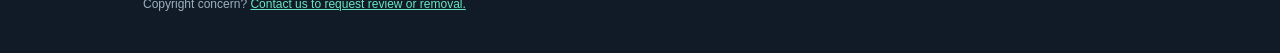
<file: docs/episodes/designing-a-scalable-web-crawler-for-large-scale-text-extraction/index.html>
<!doctype html>
<html lang="en"><head><meta charset="utf-8"><meta name="viewport" content="width=device-width,initial-scale=1">
<meta name="description" content="Two engineers discuss building an efficient, fault-tolerant web crawler that starts from seed URLs, extracts HTML text for training large language models, and balances coverage, freshness, and resource constraints. They co-design a prioritization and politeness-aware BFS crawler architecture with multi-stage pipeline processing, hybrid storage, and compliance mechanisms."><meta name="theme-color" content="#101b27">
<title>Designing a Large-Scale Web Crawler for Language Model Training — System Design on the Go</title>
<link rel="stylesheet" href="../../assets/styles.css"><link rel="stylesheet" href="../../assets/player.css">
<link rel="alternate" type="application/rss+xml" title="Podcast RSS" href="../../feed.xml"></head>
<body><a class="skip" href="#main">Skip to content</a><div class="shell">
<header class="masthead"><a class="brand" href="../../"><span class="brand-mark">S</span> System Design <span class="muted">on the Go</span></a>
<nav><a href="../../">Episodes</a><a href="../../feed.xml">RSS</a><a href="https://github.com/JeffreyDallas/system-design-on-the-go" target="_blank" rel="noopener noreferrer">Source code</a></nav></header>
<main id="main"><div class="back"><a href="../../">← All episodes</a></div>
<section class="hero episode-hero"><div class="eyebrow">COLLABORATIVE SYSTEM DESIGN · 2026-11-20</div>
<h1>Designing a Large-Scale Web Crawler for Language Model Training</h1><p class="lede">Two engineers discuss building an efficient, fault-tolerant web crawler that starts from seed URLs, extracts HTML text for training large language models, and balances coverage, freshness, and resource constraints. They co-design a prioritization and politeness-aware BFS crawler architecture with multi-stage pipeline processing, hybrid storage, and compliance mechanisms.</p>
<p class="problem"><strong>Design challenge:</strong> Design a web crawler that starts from seed URLs and efficiently traverses the web to extract text data for training language models, balancing breadth of coverage, freshness, and resource constraints.</p></section>
<div class="player"><div class="eyebrow">LISTEN TO EPISODE</div><audio controls autoplay preload="auto" data-episode-audio aria-label="Play Designing a Large-Scale Web Crawler for Language Model Training"><source src="https://pub-47b19fee7291446c9f2c625d7fd110b4.r2.dev/episodes/designing-a-scalable-web-crawler-for-large-scale-text-extraction/1462dcf9af15819dc8f7.mp3" type="audio/mpeg">Your browser does not support the audio element.</audio><div class="audio-controls" aria-label="Playback controls"><button type="button" class="audio-button" data-seek="-15" aria-label="Rewind 15 seconds">↶ 15s</button><button type="button" class="audio-button" data-seek="15" aria-label="Forward 15 seconds">15s ↷</button><label class="speed-control" for="playback-speed">Speed</label><select id="playback-speed" class="speed-select" data-playback-speed aria-label="Playback speed"><option value="0.75">0.75×</option><option value="1" selected>1×</option><option value="1.25">1.25×</option><option value="1.5">1.5×</option><option value="2">2×</option></select></div><p class="small">Two AI-generated voices • 8 min</p></div>
<section class="transcript"><details><summary><span>Read the full conversation</span><span class="hint">Transcript hidden by default • Expand</span></summary>
<div class="transcript-body"><div class="turn"><div class="speaker sA">Engineer A</div><p>Let&#x27;s kick off by outlining the key design pillars for the crawler. We need to start from a set of seed URLs, crawl HTML pages, extract text for language model training, and importantly, balance wide coverage, freshness, and resource use. Also, scaling to about one billion pages per month is our immediate target, with room to expand to 10 billion later. What do you think are the most crucial architectural choices to support this?</p></div>
<div class="turn"><div class="speaker sB">Engineer B</div><p>Given the scale and the freshness requirement, managing the URL frontier efficiently is paramount. A breadth-first search traversal sounds preferable over depth-first — breadth-first helps spread the crawl across diverse hosts and better compliance with politeness, avoiding hammering a single domain. This approach better aligns with fairness and freshness goals because updates can be discovered across many domains rather than deep diving into one.</p></div>
<div class="turn"><div class="speaker sA">Engineer A</div><p>Agreed. BFS also aids in maintaining a layered URL queue, which can integrate URL priority signals for importance and update frequency. Politeness is another major concern. To prevent overloading any host, we should segment the frontier per host. Each host can have its FIFO queue, and worker threads assigned per host queue will enforce concurrency limits and crawl delays. This helps respect politeness fairly and aligns with observed best practices.</p></div>
<div class="turn"><div class="speaker sB">Engineer B</div><p>Right, and about prioritization: we need more than pure FIFO. We could assign scores based on factors like PageRank, traffic estimates, or historical change frequency to prioritize recrawling important or frequently updated pages. The frontier would maintain front queues ordered by priority, and back queues enforce host-based politeness, effectively decoupling these concerns, which should improve freshness and relevance in crawled data.</p></div>
<div class="turn"><div class="speaker sA">Engineer A</div><p>That makes sense. One complexity there is how to compute and update these priority scores at scale without excessive overhead. We’ll likely need a process that periodically recalculates priorities asynchronously. For initial implementation, perhaps we bootstrap with static signals like inbound link counts or seed-based topical relevance, then refine over time with feedback from crawl results.</p></div>
<div class="turn"><div class="speaker sB">Engineer B</div><p>Another consideration is duplicate detection, both on URL level and content level. For URLs, large-scale Bloom filters can efficiently track seen URLs with low memory, though we must accept some false positives and complement that with a persistent backing store for exact checks. For content deduplication, hashing page contents to detect near-duplicates prevents excess storage. We should store only canonical pages for each duplicate group to save petabytes of storage over time.</p></div>
<div class="turn"><div class="speaker sA">Engineer A</div><p>Exactly. Storage is another big piece. For five years and upward of petabytes, a hybrid memory and disk solution works best. The URL frontier needs some in-memory caching but fallback to disk-based or cloud-based queues for durability and scale. The fetched HTML and extracted text should go into scalable blob storage like S3, enabling distributed workers to upload asynchronously. Plus, separating the pipeline stages — fetching, parsing/extraction, and storage — improves fault tolerance and allows updates to text extraction independently without re-fetching.</p></div>
<div class="turn"><div class="speaker sB">Engineer B</div><p>Splitting into a multi-stage pipeline also handles failures gracefully. For example, if parsing fails for some pages, only that stage needs retries. The URL queue in front can use systems such as Kafka or AWS SQS. Kafka provides immutable logs and fine-grained consumer offsets, great for progress tracking and replaying. SQS brings built-in message visibility timeouts and dead-letter queues, easing retry management. We might choose based on operational expertise or cloud ecosystem constraints.</p></div>
<div class="turn"><div class="speaker sA">Engineer A</div><p>Yes, and regarding politeness enforcement, the crawler workers must respect robots.txt and any crawl-delay directives, though not all sites honor or publish delay values. We should support RFC 9309 robots exclusion rules as a minimum and implement our own politeness delays to avoid inadvertently overloading servers. This also helps with legal and compliance considerations.</p></div>
<div class="turn"><div class="speaker sB">Engineer B</div><p>Good point. On failure modes, one challenge is unresponsive or slow hosts causing crawler stalls. We should implement timeouts and backoff strategies per host, marking persistently failing hosts offline temporarily. Coupled with dead-letter queues for URLs failing after max attempts, we can avoid indefinite retries and stuck states. It&#x27;s also critical to prevent infinite loops by having robust URL normalization and seen-set checks.</p></div>
<div class="turn"><div class="speaker sA">Engineer A</div><p>Definitely. Another failure to watch for is over-prioritizing low-value URLs, causing important pages to crawl late or infrequently. A balanced, updated scoring model is essential. Also, the crawler should gracefully handle malformed pages and malicious content that could crash parsers or extraction components. Isolation via the multi-stage pipeline assists here by quarantining and reporting errors without halting the entire crawl.</p></div>
<div class="turn"><div class="speaker sB">Engineer B</div><p>Regarding extensibility, while we focus on HTML and text now, the architecture should allow supporting new content types with minimal redesign. That suggests modular extraction stages that can plug in different parsers or renderers. For example, some pages require JavaScript rendering for meaningful extraction, which might be handled by separate specialized workers using headless browsers. This selective rendering is more resource-intensive and should be an optional tier.</p></div>
<div class="turn"><div class="speaker sA">Engineer A</div><p>That&#x27;s forward-looking and wise. One open question is the initial seed URL selection strategy. Seeds could be supplied externally or derived by partitioning domains by geography, topic, or popularity. The choice affects coverage and freshness trade-offs. We might want experiments or heuristics to identify seeds that maximize coverage diversity and crawl yield, possibly pruning low-value or stale seeds over time.</p></div>
<div class="turn"><div class="speaker sB">Engineer B</div><p>Certainly an area for iterative improvement. Finally, observability will be critical. We should instrument each pipeline stage with metrics on throughput, error rates, concurrency, queue sizes, host response times, and policy compliance. Logs and alerting for anomalies will allow us to detect bottlenecks, failures, or politeness violations early. Only with robust operational visibility can the crawler scale reliably and respect web ecosystem norms.</p></div>
<div class="turn"><div class="speaker sA">Engineer A</div><p>In summary, our crawler design relies on BFS traversal with host-isolated queues enforcing politeness and a prioritized, layered URL frontier. We use a fault-tolerant multi-stage pipeline, cloud blob storage for data, hash-based de-duplication, and compliance with robots.txt. Open questions include seed selection, priority scoring refinements, dynamic content handling, and fine-tuning politeness delays at scale.</p></div>
<div class="turn"><div class="speaker sB">Engineer B</div><p>Right. Next steps could be prototyping the core frontier and worker orchestration logic, implementing priority scoring and politeness enforcement, and validating scalability with a moderate crawl. Parallel work on extraction modularity and storage integration can proceed based on initial feedback. Over time, we incorporate more sophisticated prioritization, fault tolerance, and legal compliance mechanisms.</p></div></div></details></section>
<section class="sources"><h2>Sources and further reading</h2><ol><li><a href="https://bytebytego.com/courses/system-design-interview/design-a-web-crawler" target="_blank" rel="noopener noreferrer">ByteByteGo | Technical Interview Prep</a> <span class="small">(S1)</span></li><li><a href="https://www.hellointerview.com/learn/system-design/problem-breakdowns/web-crawler" target="_blank" rel="noopener noreferrer">Design a Web Crawler | Hello Interview System Design in a Hurry</a> <span class="small">(S2)</span></li></ol></section>
<section class="notice disclosure"><strong>Transparency:</strong> This is a synthetic discussion between AI voices, not a recording of real engineers. Technical claims require independent verification.</section></main>
<footer>AI-generated voices and dialogue. Verify engineering decisions against their sources. <span>© System Design on the Go</span><br>
Copyright concern? <a href="https://github.com/JeffreyDallas/system-design-on-the-go/issues" target="_blank" rel="noopener noreferrer">Contact us to request review or removal.</a></footer>
</div><script>
(() => {
  const audio = document.querySelector('[data-episode-audio]');
  if (!audio) return;
  audio.play().catch(() => {
    const notice = document.createElement('p');
    notice.className = 'small autoplay-notice';
    notice.textContent = 'Autoplay was blocked by your browser. Press play to start listening.';
    audio.insertAdjacentElement('afterend', notice);
  });
  document.querySelectorAll('[data-seek]').forEach((button) => {
    button.addEventListener('click', () => {
      const delta = Number(button.dataset.seek);
      const target = Math.max(0, audio.currentTime + delta);
      audio.currentTime = Number.isFinite(audio.duration) ? Math.min(target, audio.duration) : target;
    });
  });
  const speed = document.querySelector('[data-playback-speed]');
  speed.addEventListener('change', () => { audio.playbackRate = Number(speed.value); });
})();
</script></body></html>
</file>
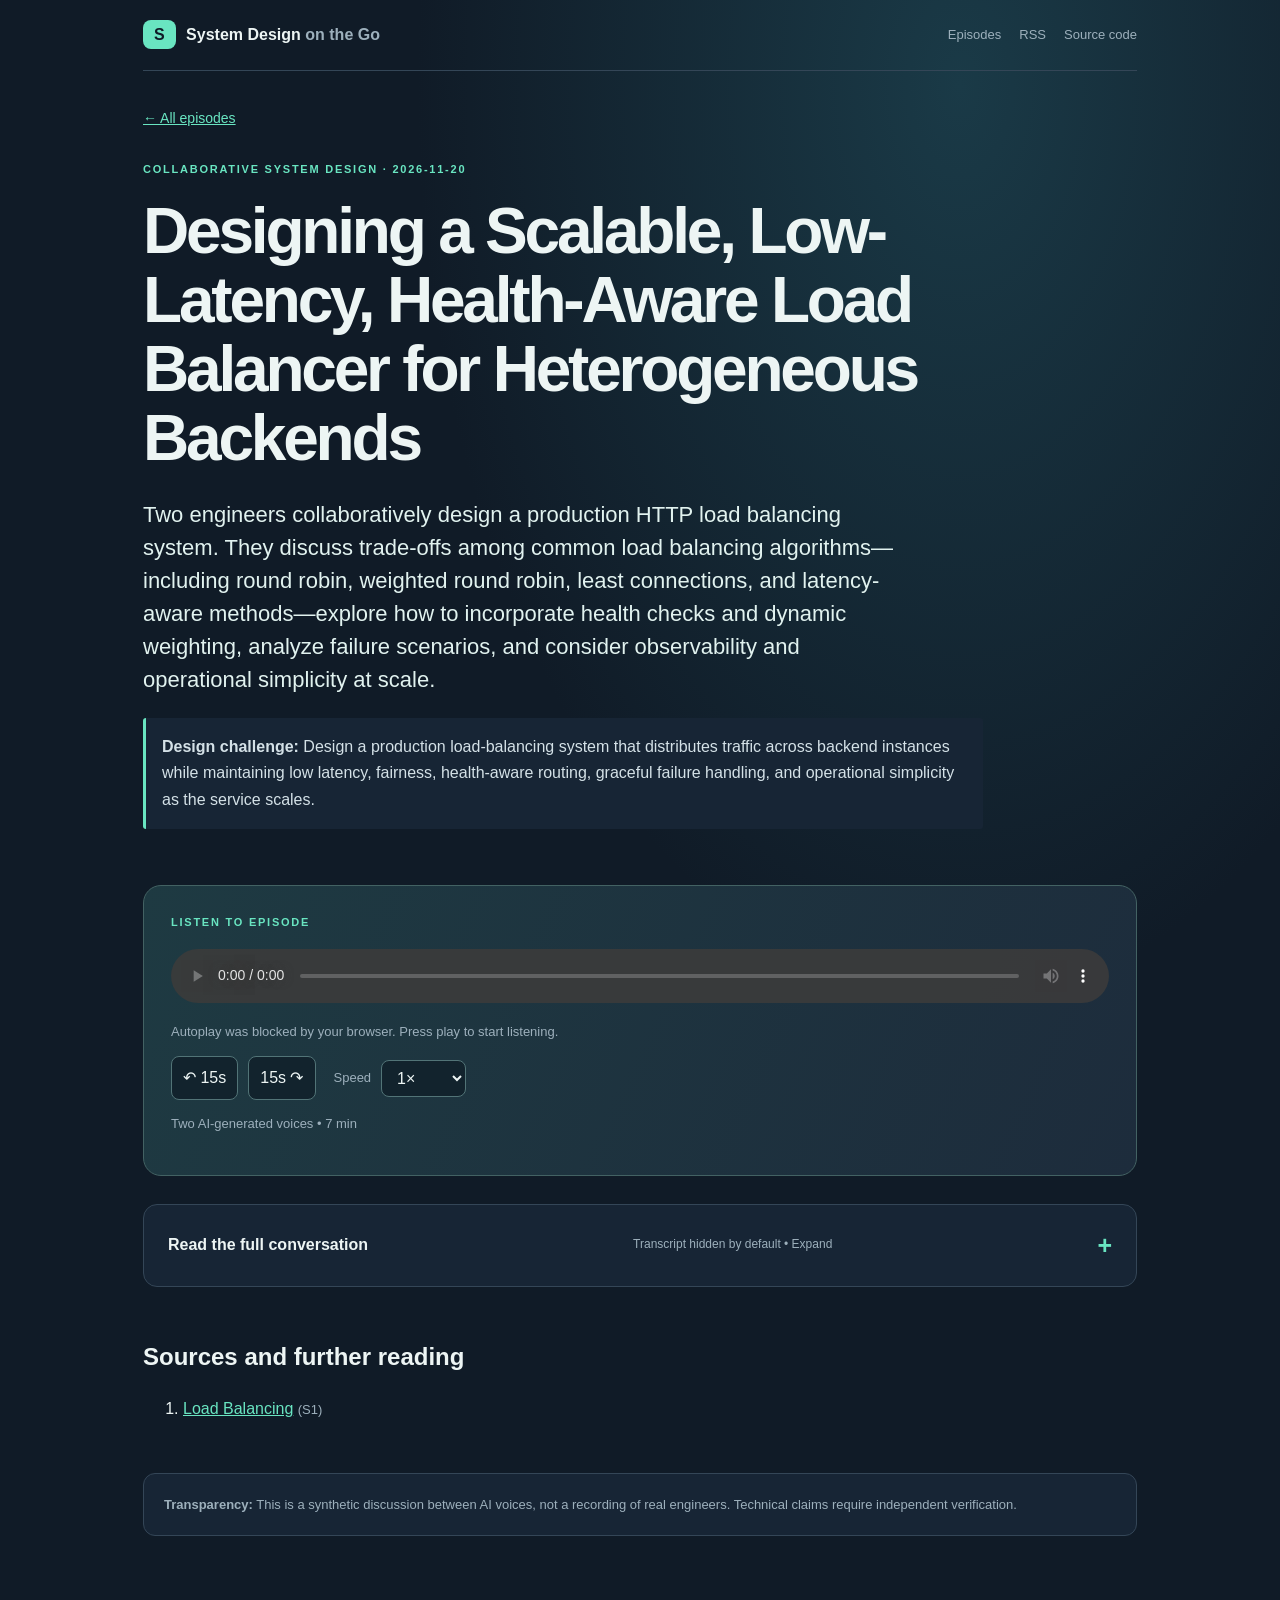
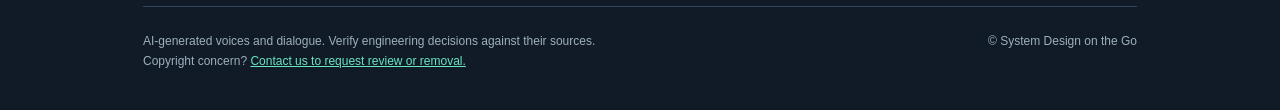
<file: docs/episodes/load-balancing/index.html>
<!doctype html>
<html lang="en"><head><meta charset="utf-8"><meta name="viewport" content="width=device-width,initial-scale=1">
<meta name="description" content="Two engineers collaboratively design a production HTTP load balancing system. They discuss trade-offs among common load balancing algorithms—including round robin, weighted round robin, least connections, and latency-aware methods—explore how to incorporate health checks and dynamic weighting, analyze failure scenarios, and consider observability and operational simplicity at scale."><meta name="theme-color" content="#101b27">
<title>Designing a Scalable, Low-Latency, Health-Aware Load Balancer for Heterogeneous Backends — System Design on the Go</title>
<link rel="stylesheet" href="../../assets/styles.css"><link rel="stylesheet" href="../../assets/player.css">
<link rel="alternate" type="application/rss+xml" title="Podcast RSS" href="../../feed.xml"></head>
<body><a class="skip" href="#main">Skip to content</a><div class="shell">
<header class="masthead"><a class="brand" href="../../"><span class="brand-mark">S</span> System Design <span class="muted">on the Go</span></a>
<nav><a href="../../">Episodes</a><a href="../../feed.xml">RSS</a><a href="https://github.com/JeffreyDallas/system-design-on-the-go" target="_blank" rel="noopener noreferrer">Source code</a></nav></header>
<main id="main"><div class="back"><a href="../../">← All episodes</a></div>
<section class="hero episode-hero"><div class="eyebrow">COLLABORATIVE SYSTEM DESIGN · 2026-11-20</div>
<h1>Designing a Scalable, Low-Latency, Health-Aware Load Balancer for Heterogeneous Backends</h1><p class="lede">Two engineers collaboratively design a production HTTP load balancing system. They discuss trade-offs among common load balancing algorithms—including round robin, weighted round robin, least connections, and latency-aware methods—explore how to incorporate health checks and dynamic weighting, analyze failure scenarios, and consider observability and operational simplicity at scale.</p>
<p class="problem"><strong>Design challenge:</strong> Design a production load-balancing system that distributes traffic across backend instances while maintaining low latency, fairness, health-aware routing, graceful failure handling, and operational simplicity as the service scales.</p></section>
<div class="player"><div class="eyebrow">LISTEN TO EPISODE</div><audio controls autoplay preload="auto" data-episode-audio aria-label="Play Designing a Scalable, Low-Latency, Health-Aware Load Balancer for Heterogeneous Backends"><source src="https://pub-47b19fee7291446c9f2c625d7fd110b4.r2.dev/episodes/load-balancing/a0f2fcede0520d9bc1ea.mp3" type="audio/mpeg">Your browser does not support the audio element.</audio><div class="audio-controls" aria-label="Playback controls"><button type="button" class="audio-button" data-seek="-15" aria-label="Rewind 15 seconds">↶ 15s</button><button type="button" class="audio-button" data-seek="15" aria-label="Forward 15 seconds">15s ↷</button><label class="speed-control" for="playback-speed">Speed</label><select id="playback-speed" class="speed-select" data-playback-speed aria-label="Playback speed"><option value="0.75">0.75×</option><option value="1" selected>1×</option><option value="1.25">1.25×</option><option value="1.5">1.5×</option><option value="2">2×</option></select></div><p class="small">Two AI-generated voices • 7 min</p></div>
<section class="transcript"><details><summary><span>Read the full conversation</span><span class="hint">Transcript hidden by default • Expand</span></summary>
<div class="transcript-body"><div class="turn"><div class="speaker sA">Engineer A</div><p>Let&#x27;s start shaping this load balancer design with our main goals: distributing HTTP requests across many backend servers, keeping overall latency low including tail latency, achieving fairness even when servers differ in capacity, and adapting in real time to server health changes. We also want to gracefully handle load spikes and failures and maintain simplicity as the system scales to thousands of servers.</p></div>
<div class="turn"><div class="speaker sB">Engineer B</div><p>Right. Our biggest challenges seem to stem from variable backend power and request costs, plus stale or noisy metrics. We need a design that uses real-time feedback for routing but balances complexity and operational overhead carefully. I think round robin or static weighted round robin are out, given they don’t adapt dynamically to health changes or workload variance.</p></div>
<div class="turn"><div class="speaker sA">Engineer A</div><p>I agree. Round robin is nice for uniform servers with similar request costs, but that’s rare in production. Weighted round robin improves by factoring in capacity differences, but manual weight tuning isn’t practical at large scales or for dynamic workloads. Plus weights can become stale as server health fluctuates.</p></div>
<div class="turn"><div class="speaker sB">Engineer B</div><p>So, shifting away from static weights, I’m inclined towards dynamic weighted round robin, where weights adapt from real-time latency metrics. But latency can be noisy or lagged, so it might not completely solve balancing outstanding request load specifically. That’s where least connections or least outstanding requests algorithms shine, dynamically routing to servers with fewer active requests to avoid overload.</p></div>
<div class="turn"><div class="speaker sA">Engineer A</div><p>Yes, least connections—or more precisely, least outstanding requests—seems like the strongest baseline. It dynamically balances by assigning new requests to servers with fewer current requests in-flight, which should naturally handle varying server capacities and variable request costs. Importantly, AWS recommends it when request complexity or capacity varies, while round robin suits uniform cases.</p></div>
<div class="turn"><div class="speaker sB">Engineer B</div><p>To add to that, incorporating health-aware routing is key. We&#x27;ll need a health check subsystem that continuously probes servers and flags unhealthy ones, so the load balancer excludes or reduces routing to degraded backends. AWS and other mature systems treat health checks as a complementary safeguard to routing, not a substitute. So health determines eligibility; outstanding requests determine distribution among eligible servers.</p></div>
<div class="turn"><div class="speaker sA">Engineer A</div><p>Good point. This separation lets routing focus on balancing active load among healthy servers while health checks prevent routing to clearly faulty backends. But what about latency metrics? Should we add a latency bias into least connection routing? Something like a Peak Exponentially Weighted Moving Average—PEWMA—that prioritizes servers with lower smoothed latency metrics to improve p95 and p99 tail latency?</p></div>
<div class="turn"><div class="speaker sB">Engineer B</div><p>PEWMA is compelling but introduces complexity. We’d have to carefully tune parameters to avoid overreacting to transient spikes and prevent low-utilization servers starving higher-utilization but still healthy nodes. Also, continuous metric collection and smoothing add overhead and monitoring demands. Given the uncertainties in latency metric staleness and overhead, maybe it’s best to keep PEWMA as an optional, tunable add-on layered on top of least connections.</p></div>
<div class="turn"><div class="speaker sA">Engineer A</div><p>I’m with you. Let’s default to least outstanding requests with health-aware routing, and under high confidence in metrics and operational bandwidth, optionally augment routing weights with PEWMA or similar latency biases. This keeps the core simple yet adaptive enough to handle capacity diversity and real-time server health.</p></div>
<div class="turn"><div class="speaker sB">Engineer B</div><p>Agreed. Now, handling overloads and spikes is a failure mode we must mitigate. Since all backend queues can fill up, causing drops, we should include fallback behaviors, like retrying requests on alternate healthy servers or queueing at the load balancer level within limits before dropping.</p></div>
<div class="turn"><div class="speaker sA">Engineer A</div><p>Yes, retrying intelligently can improve success rates but raises concerns about head-of-line blocking and increasing latency. We need safeguards like limited retry counts, exponential backoff, and circuit breaker patterns. Also, for operational simplicity, retries should escalate only when initial routing findings deem the first choice unhealthy or overloaded.</p></div>
<div class="turn"><div class="speaker sB">Engineer B</div><p>Monitoring and observability tie directly into these behaviors. The balancer should emit metrics on request routing distribution, latency percentiles per server and backend group, retry rates, and dropped requests. Health check statuses and metric freshness should be observable as well to detect stale states or network issues affecting routing decisions.</p></div>
<div class="turn"><div class="speaker sA">Engineer A</div><p>Absolutely. Also, the load balancer’s internal state synchronization and scaling must keep pace with backend fleet size. We should design the metric collection pipeline for low overhead and timely aggregation to prevent stale information. Huge scale might push us toward distributed state architectures or eventual consistency with safety margins in routing decisions.</p></div>
<div class="turn"><div class="speaker sB">Engineer B</div><p>To summarize, our proposal is: first, continuously monitor backend health and exclude unhealthy servers; second, route requests using least outstanding requests among healthy backends to balance load dynamically; third, optionally integrate latency-smoothed weighting like PEWMA under conditions where metrics are reliable; fourth, implement limited retry and reroute paths before dropping requests; fifth, maintain comprehensive observability covering routing, health, load, and failures; and finally, architect for operational simplicity by keeping defaults straightforward and layering complexity only as needed.</p></div>
<div class="turn"><div class="speaker sA">Engineer A</div><p>One open question is tuning the parameters for the latency smoothing, retry limits, and health check intervals. These will depend on workload characteristics and backend variability. Our design should allow runtime configuration and gradual rollout of complexity to measure impact on latency and drop rates.</p></div>
<div class="turn"><div class="speaker sB">Engineer B</div><p>Another consideration is how the load balancer reacts if all backends become unhealthy or overloaded. An option might be fail-open routing or rate limiting at the front end to shed load early. We should also explore alerting thresholds tied to these states so operators can respond before SLA degradation.</p></div>
<div class="turn"><div class="speaker sA">Engineer A</div><p>Great points. To close the loop, what’s our next step? Should we prototype a least outstanding requests load balancer with health checks and basic retry routing, and then instrument to measure latency percentiles, retry success, and drop rates? We can iterate by adding dynamic latency weights and tuning parameters as measurable data comes in.</p></div>
<div class="turn"><div class="speaker sB">Engineer B</div><p>Yes, that sounds like a solid plan. Instrumentation will be vital to understand real-world metric staleness and routing effectiveness. From there, we can explore adding fallbacks, dynamic latency weighting, and investigate scaling techniques for state synchronization. Keeping operational simplicity in mind as we evolve is critical.</p></div></div></details></section>
<section class="sources"><h2>Sources and further reading</h2><ol><li><a href="https://samwho.dev/load-balancing/" target="_blank" rel="noopener noreferrer">Load Balancing</a> <span class="small">(S1)</span></li></ol></section>
<section class="notice disclosure"><strong>Transparency:</strong> This is a synthetic discussion between AI voices, not a recording of real engineers. Technical claims require independent verification.</section></main>
<footer>AI-generated voices and dialogue. Verify engineering decisions against their sources. <span>© System Design on the Go</span><br>
Copyright concern? <a href="https://github.com/JeffreyDallas/system-design-on-the-go/issues" target="_blank" rel="noopener noreferrer">Contact us to request review or removal.</a></footer>
</div><script>
(() => {
  const audio = document.querySelector('[data-episode-audio]');
  if (!audio) return;
  audio.play().catch(() => {
    const notice = document.createElement('p');
    notice.className = 'small autoplay-notice';
    notice.textContent = 'Autoplay was blocked by your browser. Press play to start listening.';
    audio.insertAdjacentElement('afterend', notice);
  });
  document.querySelectorAll('[data-seek]').forEach((button) => {
    button.addEventListener('click', () => {
      const delta = Number(button.dataset.seek);
      const target = Math.max(0, audio.currentTime + delta);
      audio.currentTime = Number.isFinite(audio.duration) ? Math.min(target, audio.duration) : target;
    });
  });
  const speed = document.querySelector('[data-playback-speed]');
  speed.addEventListener('change', () => { audio.playbackRate = Number(speed.value); });
})();
</script></body></html>
</file>
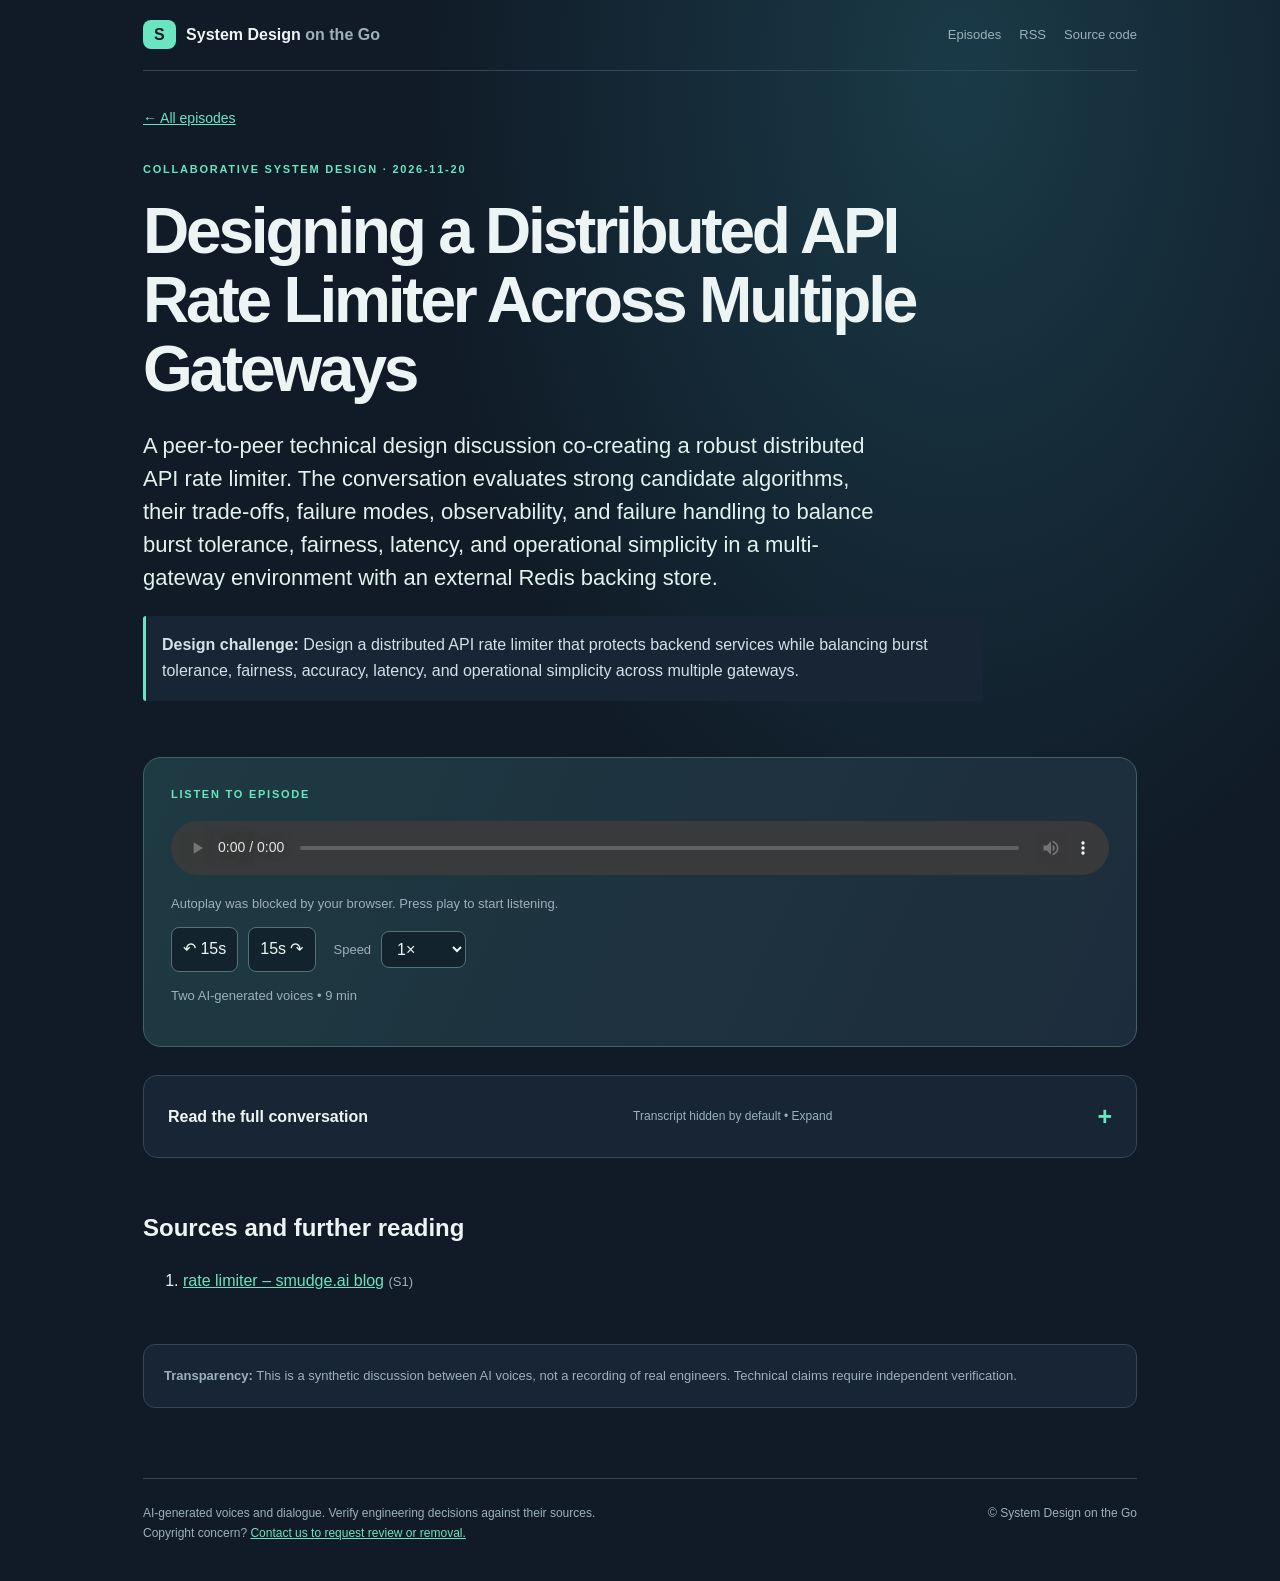
<file: docs/episodes/rate-limit-algorithms/index.html>
<!doctype html>
<html lang="en"><head><meta charset="utf-8"><meta name="viewport" content="width=device-width,initial-scale=1">
<meta name="description" content="A peer-to-peer technical design discussion co-creating a robust distributed API rate limiter. The conversation evaluates strong candidate algorithms, their trade-offs, failure modes, observability, and failure handling to balance burst tolerance, fairness, latency, and operational simplicity in a multi-gateway environment with an external Redis backing store."><meta name="theme-color" content="#101b27">
<title>Designing a Distributed API Rate Limiter Across Multiple Gateways — System Design on the Go</title>
<link rel="stylesheet" href="../../assets/styles.css"><link rel="stylesheet" href="../../assets/player.css">
<link rel="alternate" type="application/rss+xml" title="Podcast RSS" href="../../feed.xml"></head>
<body><a class="skip" href="#main">Skip to content</a><div class="shell">
<header class="masthead"><a class="brand" href="../../"><span class="brand-mark">S</span> System Design <span class="muted">on the Go</span></a>
<nav><a href="../../">Episodes</a><a href="../../feed.xml">RSS</a><a href="https://github.com/JeffreyDallas/system-design-on-the-go" target="_blank" rel="noopener noreferrer">Source code</a></nav></header>
<main id="main"><div class="back"><a href="../../">← All episodes</a></div>
<section class="hero episode-hero"><div class="eyebrow">COLLABORATIVE SYSTEM DESIGN · 2026-11-20</div>
<h1>Designing a Distributed API Rate Limiter Across Multiple Gateways</h1><p class="lede">A peer-to-peer technical design discussion co-creating a robust distributed API rate limiter. The conversation evaluates strong candidate algorithms, their trade-offs, failure modes, observability, and failure handling to balance burst tolerance, fairness, latency, and operational simplicity in a multi-gateway environment with an external Redis backing store.</p>
<p class="problem"><strong>Design challenge:</strong> Design a distributed API rate limiter that protects backend services while balancing burst tolerance, fairness, accuracy, latency, and operational simplicity across multiple gateways.</p></section>
<div class="player"><div class="eyebrow">LISTEN TO EPISODE</div><audio controls autoplay preload="auto" data-episode-audio aria-label="Play Designing a Distributed API Rate Limiter Across Multiple Gateways"><source src="https://pub-47b19fee7291446c9f2c625d7fd110b4.r2.dev/episodes/rate-limit-algorithms/4af6d4db990d1053eb33.mp3" type="audio/mpeg">Your browser does not support the audio element.</audio><div class="audio-controls" aria-label="Playback controls"><button type="button" class="audio-button" data-seek="-15" aria-label="Rewind 15 seconds">↶ 15s</button><button type="button" class="audio-button" data-seek="15" aria-label="Forward 15 seconds">15s ↷</button><label class="speed-control" for="playback-speed">Speed</label><select id="playback-speed" class="speed-select" data-playback-speed aria-label="Playback speed"><option value="0.75">0.75×</option><option value="1" selected>1×</option><option value="1.25">1.25×</option><option value="1.5">1.5×</option><option value="2">2×</option></select></div><p class="small">Two AI-generated voices • 9 min</p></div>
<section class="transcript"><details><summary><span>Read the full conversation</span><span class="hint">Transcript hidden by default • Expand</span></summary>
<div class="transcript-body"><div class="turn"><div class="speaker sA">Engineer A</div><p>Let&#x27;s start by outlining the essential requirements for our distributed API rate limiter. We need it to work across multiple gateways with no single point of bottleneck, allow bursts but still impose fairness so no user can starve others or monopolize resources, be accurate to avoid abuse, keep latency low so it doesn&#x27;t slow down our API responsiveness, and be operationally simple enough to maintain and scale. Also, we have to support rules keyed by per-user or per-API-key, persist state in an external store like Redis for horizontal scaling and server restarts, and apply fail-open behavior when the backing store fails. Plus, we want to communicate rate limit status back to clients using standard HTTP status 429 and appropriate headers.</p></div>
<div class="turn"><div class="speaker sB">Engineer B</div><p>Right. Given those requirements and assumptions, the crux is balancing the algorithm trade-offs. The choices typically boil down to fixed window, sliding window—usually an approximate kind for efficiency—and token bucket. Fixed window is the simplest but it allows bursts up to twice the limit near window boundaries, which can cause resource spikes. The sliding window smooths requests over time, improving fairness, but is more complex and less intuitive. Token buckets directly support bursts within the bucket size and control long-term average rates but come with their own complexity and challenges in communicating state to clients.</p></div>
<div class="turn"><div class="speaker sA">Engineer A</div><p>Exactly. My initial intuition is to favor the token bucket model because we want to support bursts explicitly while keeping the long-term rate correct. The ability to tune bucket size lets us allow short spikes without degrading backend services. But I’m wary of its complexity from the user’s perspective and the need for precise token refill scheduling. Plus, expressing the bucket state and refill timing to clients isn’t straightforward.</p></div>
<div class="turn"><div class="speaker sB">Engineer B</div><p>I agree token bucket is popular in production API gateways and aligns well with burst tolerance needs. However, sliding window approximations can get us a smoother, fairer limit enforcement with fewer race conditions, because the counts update by weighted approximation rather than discrete buckets. The operational overhead is a bit higher, but perhaps not prohibitive. Since we’re persisting state in Redis, which supports atomic Lua scripts, we can do the check and update atomically across gateways. That helps avoid concurrency problems. Atomic operations are a must to prevent double-spending of quotas under high concurrency.</p></div>
<div class="turn"><div class="speaker sA">Engineer A</div><p>Good point on atomicity. Relying on Redis’s server-side scripts to perform the rate check and update atomically is crucial. That also means we do one network round-trip per request to the external store. That can add latency, so maybe we want some local gateway caching or a preliminary local limiter to avoid excessive calls on hot keys. For example, a local fixed window limiter with a small capacity could gate immediately frequent requests, then fall back to the external Redis-backed token bucket to validate across all gateways.</p></div>
<div class="turn"><div class="speaker sB">Engineer B</div><p>I like the hierarchical approach: fast, approximate local checks for shedding excessive local traffic quickly to keep latency low, with authoritative, precise global checks asynchronously or synchronously via Redis. This combination would balance latency and accuracy while preventing overload spikes. We’d need to tune the local limits conservatively to avoid false rejections and benefit from fast local responses anyway.</p></div>
<div class="turn"><div class="speaker sA">Engineer A</div><p>Regarding failure modes, we want fail-open behavior such that if Redis is down or unreachable, the limiter does not block traffic. It’s better to preserve availability than to risk a complete denial of legitimate requests. But that does open the door for potential abuse during such outage windows, so we should pair it with other controls like local rate limiting, alerting on the Redis store health, and maybe temporary degradation policies or circuit breakers.</p></div>
<div class="turn"><div class="speaker sB">Engineer B</div><p>Absolutely, fail-open requires compensating safeguards. Monitoring Redis latency, error rates, and usage patterns should be part of our telemetry. We should keep metrics on allowance vs. denial counts, per-key saturation to spot hot keys, and alert on spikes that suggest abuse or misconfiguration. Also, if consistent keying is critical—for instance, user ID or stable API key—we have to be careful that clients can’t subvert limits by manipulating client-side parameters. Our design should use server-validated stable identifiers as the primary keys.</p></div>
<div class="turn"><div class="speaker sA">Engineer A</div><p>On communicating limits to clients, standard HTTP 429 with Retry-After header is essential. For fixed window schemes, it’s relatively straightforward to tell clients when the next window opens. For token buckets, providing a meaningful Retry-After time based on expected token refill is trickier but necessary for good user experience. We&#x27;ll need to calculate an estimated wait time for the client to regain tokens before retrying.</p></div>
<div class="turn"><div class="speaker sB">Engineer B</div><p>Yes, exposing rate limit headers conveying limit, remaining quota, and reset time can help clients adjust their request rates. It might be difficult to expose the raw token counts or refill rate directly, so deriving a wait time metric client-side helps make bursts manageable and clients more compliant. Documentation will also be necessary to explain this behavior clearly.</p></div>
<div class="turn"><div class="speaker sA">Engineer A</div><p>To sum up our proposal: a distributed, Redis-backed token bucket rate limiter, where each gateway atomically checks and updates token counts via Redis Lua scripts to maintain consistency across the fleet. Gateways implement optional local fixed window limiting to reduce Redis call volume and drop obvious bursts early, configured conservatively to avoid false positives. The rate limiter fails open on Redis errors but triggers alerts and relies on local fallback.</p></div>
<div class="turn"><div class="speaker sB">Engineer B</div><p>Agreed. We’ll key limits on stable user IDs or API keys and use atomic increments and expiry semantics in Redis to enforce limits with proper TTLs. We’ll return HTTP 429 with Retry-After headers indicating wait times derived from token refill calculations. Telemetry covers per-key usage, denial ratios, Redis latencies, and failure rates. We’ll design operational dashboards and alerts for these signals to catch anomalies early. Finally, we’ll need to experiment with token bucket parameters—bucket size and refill rate—to tune burst tolerance. That’s an open decision to refine based on traffic patterns.</p></div>
<div class="turn"><div class="speaker sA">Engineer A</div><p>One subtle challenge is clock skew or time drifting across gateways and Redis. The refill schedule needs a consistent time base, else token counts could get out of sync causing unfairness or inaccurate enforcement. We should rely on a synchronized time service or strictly use Redis server time within scripts for calculating time deltas rather than local gateway clocks.</p></div>
<div class="turn"><div class="speaker sB">Engineer B</div><p>Using Redis server time for all time calculations in the Lua scripts is a smart, centralized approach. That eliminates discrepancies and race conditions due to drifts on individual gateways. We just have to be wary of potential small latency jitter but that’s negligible compared to the correctness gain.</p></div>
<div class="turn"><div class="speaker sA">Engineer A</div><p>For operational simplicity, we will implement this design with a reusable Redis-backed rate limiting library, exposing a consistent interface to all gateways. During rollout, we can shadow-evaluate new rate limiting rules, shadowing enforcement to measure impact without blocking traffic. Once stable, we can fully enforce limits gradually.</p></div>
<div class="turn"><div class="speaker sB">Engineer B</div><p>That’s a good migration strategy minimizing risk. Also, versioning rate limit configurations in Redis or via a centralized config manager helps rollback or transition during upgrades. And we’ll include the option to temporarily escalate or reduce limits dynamically if monitoring indicates changes in traffic or attacks.</p></div>
<div class="turn"><div class="speaker sA">Engineer A</div><p>We also need to consider unauthenticated clients that might not have stable user IDs. Perhaps a different, coarser shared limit keyed on IP with separate burst controls for unauthenticated traffic. That’s a scope extension but important to prevent DoS.</p></div>
<div class="turn"><div class="speaker sB">Engineer B</div><p>Yes, we can apply separate rate limit descriptors for authenticated vs. unauthenticated clients with differing thresholds and algorithm parameters, balancing fairness and blocking abuse with minimal false positives. Transparency in APIs and logging will help identify and tune these rules over time.</p></div>
<div class="turn"><div class="speaker sA">Engineer A</div><p>In conclusion, the token bucket algorithm combined with Redis atomic scripts and a hierarchical limiting approach addresses our main requirements well. Remaining uncertainties about specific parameter tuning and latency thresholds require empirical benchmarking and load testing once the prototype is implemented.</p></div>
<div class="turn"><div class="speaker sB">Engineer B</div><p>Couldn&#x27;t agree more. We have a solid design foundation that balances burst tolerance, fairness, accuracy, latency, and operational simplicity, with thoughtful failure and observability considerations. Our next step is to prototype the Redis Lua scripts implementing atomic token bucket logic and validate the latency impact under simulated multi-gateway load.</p></div></div></details></section>
<section class="sources"><h2>Sources and further reading</h2><ol><li><a href="https://smudge.ai/blog/ratelimit-algorithms" target="_blank" rel="noopener noreferrer">rate limiter – smudge.ai blog</a> <span class="small">(S1)</span></li></ol></section>
<section class="notice disclosure"><strong>Transparency:</strong> This is a synthetic discussion between AI voices, not a recording of real engineers. Technical claims require independent verification.</section></main>
<footer>AI-generated voices and dialogue. Verify engineering decisions against their sources. <span>© System Design on the Go</span><br>
Copyright concern? <a href="https://github.com/JeffreyDallas/system-design-on-the-go/issues" target="_blank" rel="noopener noreferrer">Contact us to request review or removal.</a></footer>
</div><script>
(() => {
  const audio = document.querySelector('[data-episode-audio]');
  if (!audio) return;
  audio.play().catch(() => {
    const notice = document.createElement('p');
    notice.className = 'small autoplay-notice';
    notice.textContent = 'Autoplay was blocked by your browser. Press play to start listening.';
    audio.insertAdjacentElement('afterend', notice);
  });
  document.querySelectorAll('[data-seek]').forEach((button) => {
    button.addEventListener('click', () => {
      const delta = Number(button.dataset.seek);
      const target = Math.max(0, audio.currentTime + delta);
      audio.currentTime = Number.isFinite(audio.duration) ? Math.min(target, audio.duration) : target;
    });
  });
  const speed = document.querySelector('[data-playback-speed]');
  speed.addEventListener('change', () => { audio.playbackRate = Number(speed.value); });
})();
</script></body></html>
</file>
<file: docs/assets/styles.css>
:root{color-scheme:dark;--bg:#101b27;--bg2:#172535;--text:#edf5f4;--muted:#9db0bc;--accent:#69e5c1;--border:#344657;font-family:Inter,-apple-system,BlinkMacSystemFont,"Segoe UI",sans-serif}
*{box-sizing:border-box}html{scroll-behavior:smooth}body{margin:0;background:radial-gradient(ellipse at 75% 5%,#1a3a47 0,transparent 40%),var(--bg);color:var(--text);line-height:1.65}a{color:var(--accent)}a:hover{text-decoration:none}a:focus-visible,summary:focus-visible,audio:focus-visible{outline:3px solid var(--accent);outline-offset:4px}.shell{max-width:1050px;margin:auto;padding:0 28px}.skip{position:absolute;left:-10000px;top:0;padding:8px;background:var(--bg)}.skip:focus{left:20px}.masthead{display:flex;justify-content:space-between;align-items:center;border-bottom:1px solid var(--border);padding:22px 0;gap:12px}.brand{font-size:16px;font-weight:750;color:var(--text);text-decoration:none}.brand-mark{background:var(--accent);color:var(--bg);padding:6px 11px;border-radius:8px;margin-right:6px}.muted{color:var(--muted)}nav{display:flex;gap:18px}nav a{font-size:13px;text-decoration:none;color:var(--muted)}nav a:hover{color:var(--text)}.hero{padding:86px 0 78px;max-width:840px}.eyebrow{color:var(--accent);font-weight:750;font-size:11px;letter-spacing:.16em;text-transform:uppercase}.hero h1{font-size:clamp(42px,6vw,78px);line-height:1.08;letter-spacing:-.05em;margin:18px 0 25px}.hero h1 em{color:var(--accent);font-style:normal}.lede{font-size:22px;line-height:1.5;color:#e1f2ef;max-width:750px}.sublede{font-size:16px;color:var(--muted);max-width:690px}.primary{display:inline-block;background:var(--accent);color:#0d2531;text-decoration:none;padding:12px 19px;margin-top:20px;border-radius:10px;font-weight:700}.sectionhead{display:flex;justify-content:space-between;align-items:center;gap:16px}.sectionhead h2{font-size:30px}.sectionhead a{font-size:14px}.episode-grid{display:grid;grid-template-columns:repeat(auto-fill,minmax(280px,1fr));gap:18px;margin-bottom:90px}.episode-card{padding:30px;border:1px solid var(--border);background:var(--bg2);border-radius:18px}.episode-card h2{font-size:25px;line-height:1.25;letter-spacing:-.02em}.episode-card h2 a{color:var(--text);text-decoration:none}.episode-card p{color:var(--muted)}.readmore{font-size:14px;font-weight:650}.back{margin-top:36px;font-size:14px}.episode-hero{padding:30px 0 30px}.episode-hero h1{font-size:clamp(36px,5vw,64px)}.problem{background:var(--bg2);border-left:3px solid var(--accent);padding:16px;color:#d4e1e7;border-radius:3px}.player{padding:27px;background:linear-gradient(115deg,#1e3a42,#1d2c3c);border:1px solid #436263;border-radius:18px;margin:10px 0 28px}.player audio{display:block;width:100%;margin:18px 0}.small{font-size:13px;color:var(--muted)}.notice{background:var(--bg2);color:var(--muted);padding:20px;border-radius:12px;border:1px solid var(--border)}details{border:1px solid var(--border);border-radius:14px;overflow:hidden;background:var(--bg2)}summary{cursor:pointer;display:flex;justify-content:space-between;align-items:center;gap:10px;padding:20px 24px;font-weight:750;list-style:none}summary::-webkit-details-marker{display:none}summary:after{content:'+';color:var(--accent);font-size:25px}details[open] summary:after{content:'−'}.hint{font-weight:400;color:var(--muted);font-size:12px}.transcript-body{border-top:1px solid var(--border);padding:12px 28px}.turn{padding:19px 0;border-bottom:1px solid var(--border)}.turn:last-child{border:0}.speaker{font-size:12px;letter-spacing:.08em;text-transform:uppercase;font-weight:800}.speaker.sA{color:var(--accent)}.speaker.sB{color:#b5b0ff}.turn p{margin:8px 0 0;color:#dae6e9}.sources{margin:50px 0}.sources h2{font-size:24px}.sources li{margin:12px 0}.disclosure{font-size:13px;margin-bottom:70px}footer{padding:25px 0 38px;font-size:12px;color:var(--muted);border-top:1px solid var(--border)}footer span{float:right}
@media(max-width:620px){.shell{padding:0 17px}.masthead{flex-wrap:wrap}.hero{padding:55px 0}.lede{font-size:18px}summary{flex-wrap:wrap}.hint{display:block;width:100%}footer span{float:none;display:block}nav{gap:12px}}
</file>
<file: docs/assets/player.css>
.audio-controls{display:flex;align-items:center;gap:10px;flex-wrap:wrap}
.audio-button,.speed-select{font:inherit;color:var(--text);background:#12232d;border:1px solid #527477;border-radius:8px;padding:8px 11px}
.audio-button{cursor:pointer}
.audio-button:hover,.audio-button:focus-visible,.speed-select:focus-visible{border-color:var(--accent);background:#18343c}
.speed-control{font-size:13px;color:var(--muted);margin-left:8px}
.speed-select{cursor:pointer}
</file>
